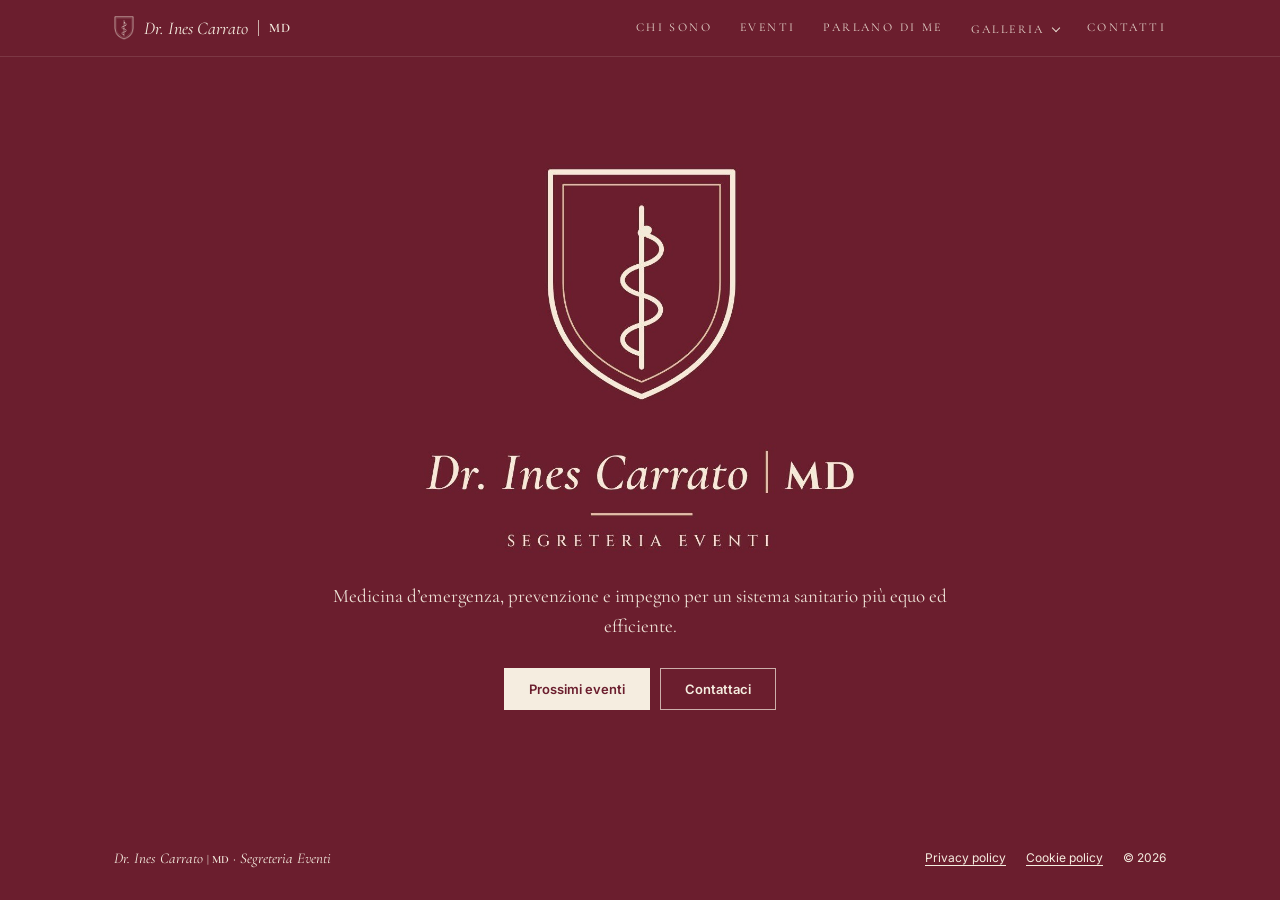
<file: index.html>
<!DOCTYPE html>
<html lang="it">
<head>
  <meta charset="UTF-8">
  <meta name="viewport" content="width=device-width, initial-scale=1">
  <title>Dr. Ines Carrato MD – Segreteria Eventi</title>
  <meta name="description" content="Segreteria eventi della Dr. Ines Carrato: organizzazione di congressi, corsi e incontri.">
  <link rel="icon" href="favicon.ico" sizes="any">
  <link rel="icon" href="assets/favicon.png" type="image/png">
  <link rel="apple-touch-icon" href="assets/apple-touch-icon.png">
  <link rel="stylesheet" href="style.css">
</head>
<body>

  <!-- NAVIGAZIONE -->
  <header class="nav">
    <div class="container nav-inner">
      <a href="index.html" class="brand">
        <img src="assets/stemma.png" alt="" class="brand-logo">
        <span class="brand-name">Dr. Ines Carrato</span>
        <span class="brand-sep"></span>
        <span class="brand-md">MD</span>
      </a>
      <button class="nav-toggle" aria-label="Apri menu" aria-expanded="false">
        <span></span><span></span><span></span>
      </button>
            <nav class="nav-links">
        <a href="chi-sono.html">Chi sono</a>
        <a href="eventi.html">Eventi</a>
        <a href="parlano-di-me.html">Parlano di me</a>
        <div class="nav-dropdown">
          <button type="button" class="nav-drop-toggle" aria-expanded="false" aria-controls="menu-galleria">Galleria <span class="caret" aria-hidden="true"></span></button>
          <div class="nav-submenu" id="menu-galleria">
            <a href="galleria-immagini.html">Immagini</a>
            <a href="galleria-video.html">Video</a>
          </div>
        </div>
        <a href="contatti.html">Contatti</a>
      </nav>
    </div>
  </header>

  <main>
  <!-- HERO -->
  <section class="hero hero-home" id="top">
    <div class="container hero-inner">
      <h1 class="hero-logo-wrap">
        <img src="assets/logo-drinescarrato.jpg" alt="Dr. Ines Carrato MD – Segreteria Eventi" class="hero-logo-img" width="860" height="770">
      </h1>
      <p class="hero-text">Medicina d’emergenza, prevenzione e impegno per un sistema sanitario più equo ed efficiente.</p>
      <div class="hero-buttons">
        <a href="eventi.html" class="btn btn-cream">Prossimi eventi</a>
        <a href="contatti.html" class="btn btn-outline-light">Contattaci</a>
      </div>
    </div>
  </section>

  </main>

  <!-- FOOTER -->
  <footer class="footer">
    <div class="container footer-inner">
      <p class="footer-brand"><em>Dr. Ines Carrato</em> <span class="small-caps">| MD</span> · <em>Segreteria Eventi</em></p>
      <div class="footer-links">
        <a href="privacy.html">Privacy policy</a>
        <a href="cookie.html">Cookie policy</a>
        <span>© <span id="year">2026</span></span>
      </div>
    </div>
  </footer>

  <script src="script.js"></script>
</body>
</html>
</file>
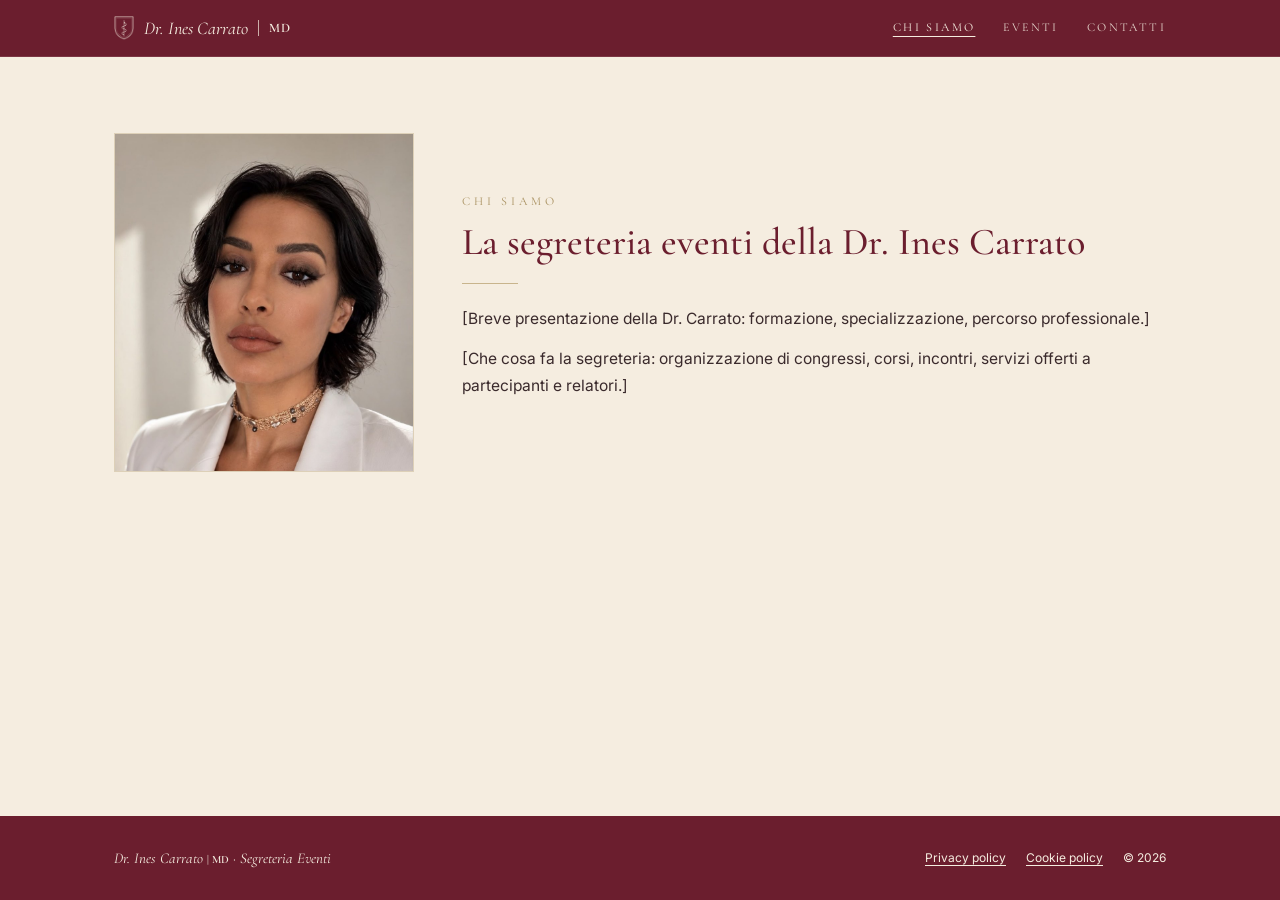
<file: chi-siamo.html>
<!DOCTYPE html>
<html lang="it">
<head>
  <meta charset="UTF-8">
  <meta name="viewport" content="width=device-width, initial-scale=1">
  <title>Chi siamo – Dr. Ines Carrato MD</title>
  <meta name="description" content="Segreteria eventi della Dr. Ines Carrato: organizzazione di congressi, corsi e incontri.">
  <link rel="icon" href="favicon.ico" sizes="any">
  <link rel="icon" href="assets/favicon.png" type="image/png">
  <link rel="apple-touch-icon" href="assets/apple-touch-icon.png">
  <link rel="preconnect" href="https://fonts.googleapis.com">
  <link rel="preconnect" href="https://fonts.gstatic.com" crossorigin>
  <link href="https://fonts.googleapis.com/css2?family=Cormorant+Garamond:ital,wght@0,400;0,500;0,600;1,400;1,500&family=Inter:wght@400;500;600&display=swap" rel="stylesheet">
  <link rel="stylesheet" href="style.css">
</head>
<body>

  <!-- NAVIGAZIONE -->
  <header class="nav">
    <div class="container nav-inner">
      <a href="index.html" class="brand">
        <img src="assets/stemma.png" alt="" class="brand-logo">
        <span class="brand-name">Dr. Ines Carrato</span>
        <span class="brand-sep"></span>
        <span class="brand-md">MD</span>
      </a>
      <button class="nav-toggle" aria-label="Apri menu" aria-expanded="false">
        <span></span><span></span><span></span>
      </button>
      <nav class="nav-links">
        <a href="chi-siamo.html" aria-current="page">Chi siamo</a>
        <a href="eventi.html">Eventi</a>
        <a href="contatti.html">Contatti</a>
      </nav>
    </div>
  </header>

  <main>
  <!-- CHI SIAMO -->
  <section class="section about">
    <div class="container about-inner">
      <div class="photo">
        <img src="assets/foto-carrato.jpg" alt="Dr. Ines Carrato" width="900" height="900" loading="lazy">
      </div>
      <div class="about-text">
        <p class="eyebrow">Chi siamo</p>
        <h2>La segreteria eventi della Dr. Ines Carrato</h2>
        <div class="rule"></div>
        <p>[Breve presentazione della Dr. Carrato: formazione, specializzazione, percorso professionale.]</p>
        <p>[Che cosa fa la segreteria: organizzazione di congressi, corsi, incontri, servizi offerti a partecipanti e relatori.]</p>
      </div>
    </div>
  </section>

  </main>

  <!-- FOOTER -->
  <footer class="footer">
    <div class="container footer-inner">
      <p class="footer-brand"><em>Dr. Ines Carrato</em> <span class="small-caps">| MD</span> · <em>Segreteria Eventi</em></p>
      <div class="footer-links">
        <a href="privacy.html">Privacy policy</a>
        <a href="cookie.html">Cookie policy</a>
        <span>© <span id="year">2026</span></span>
      </div>
    </div>
  </footer>

  <script src="script.js"></script>
</body>
</html>
</file>
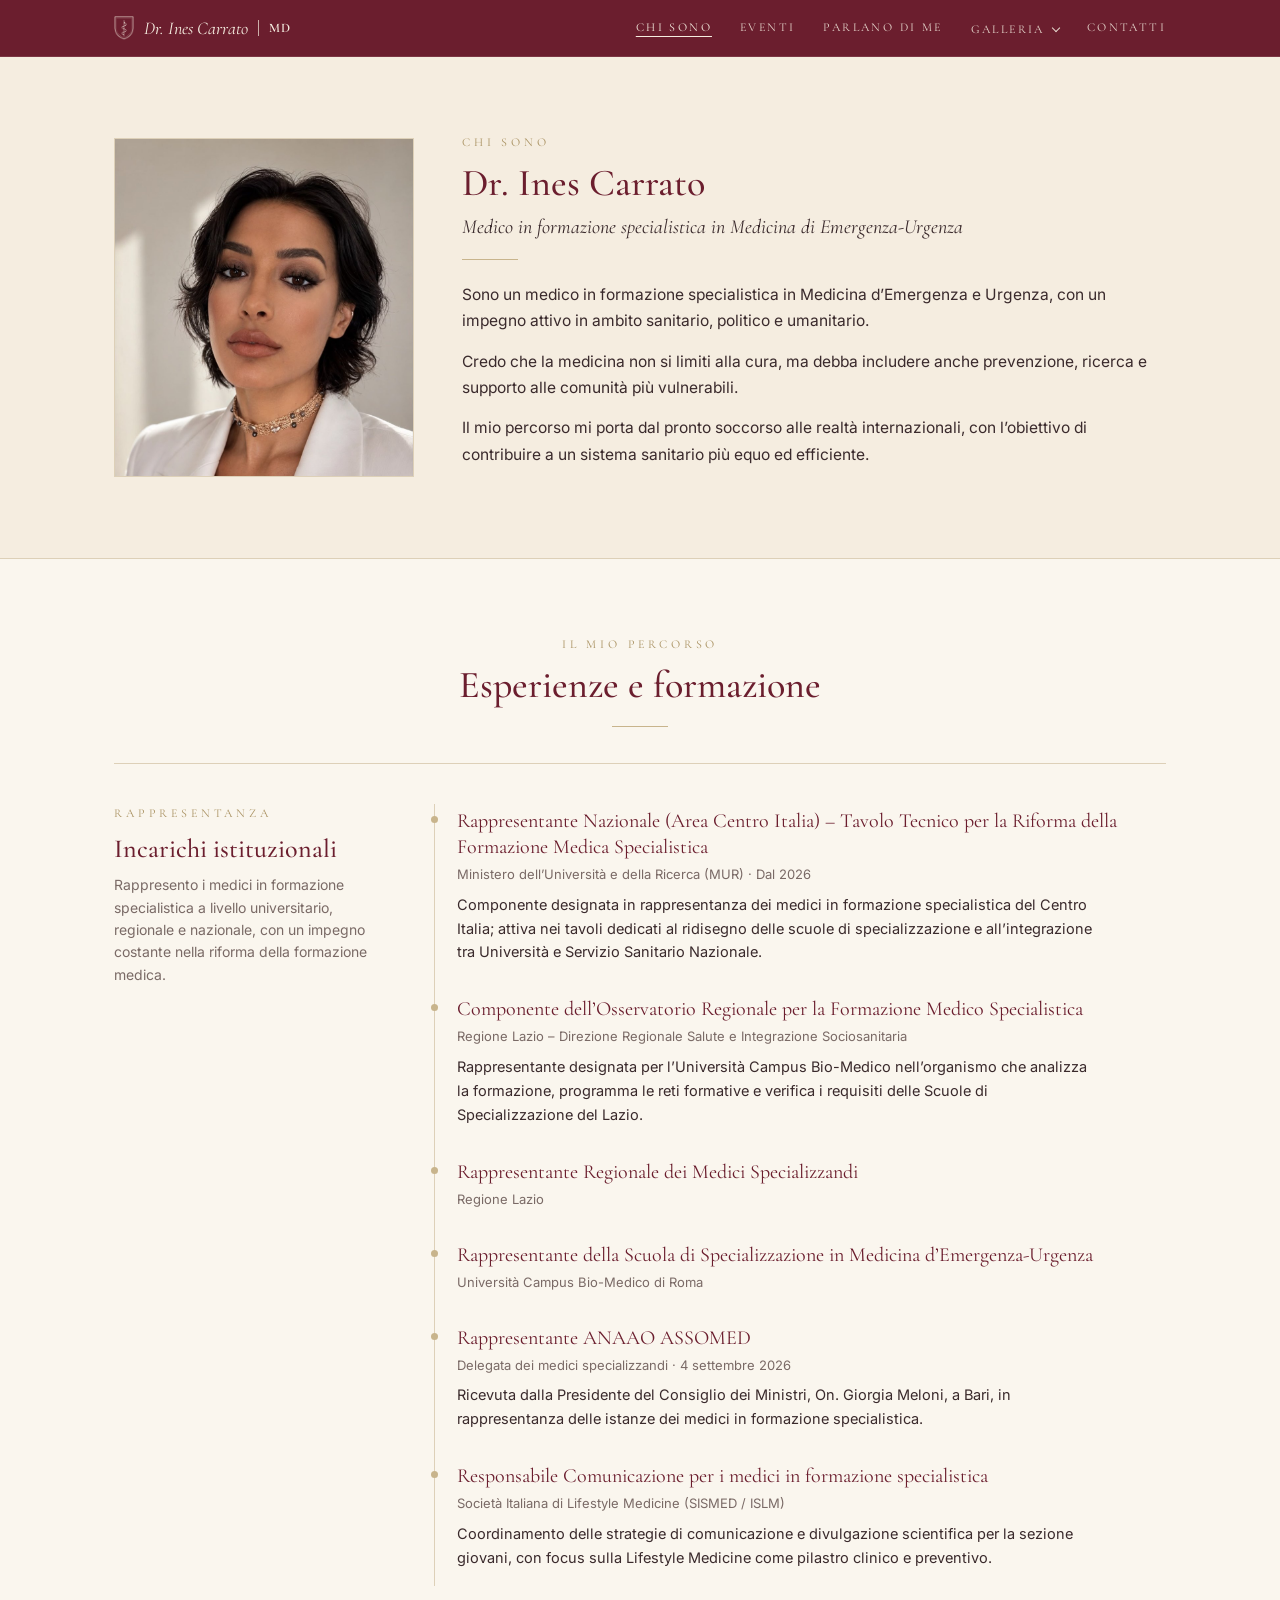
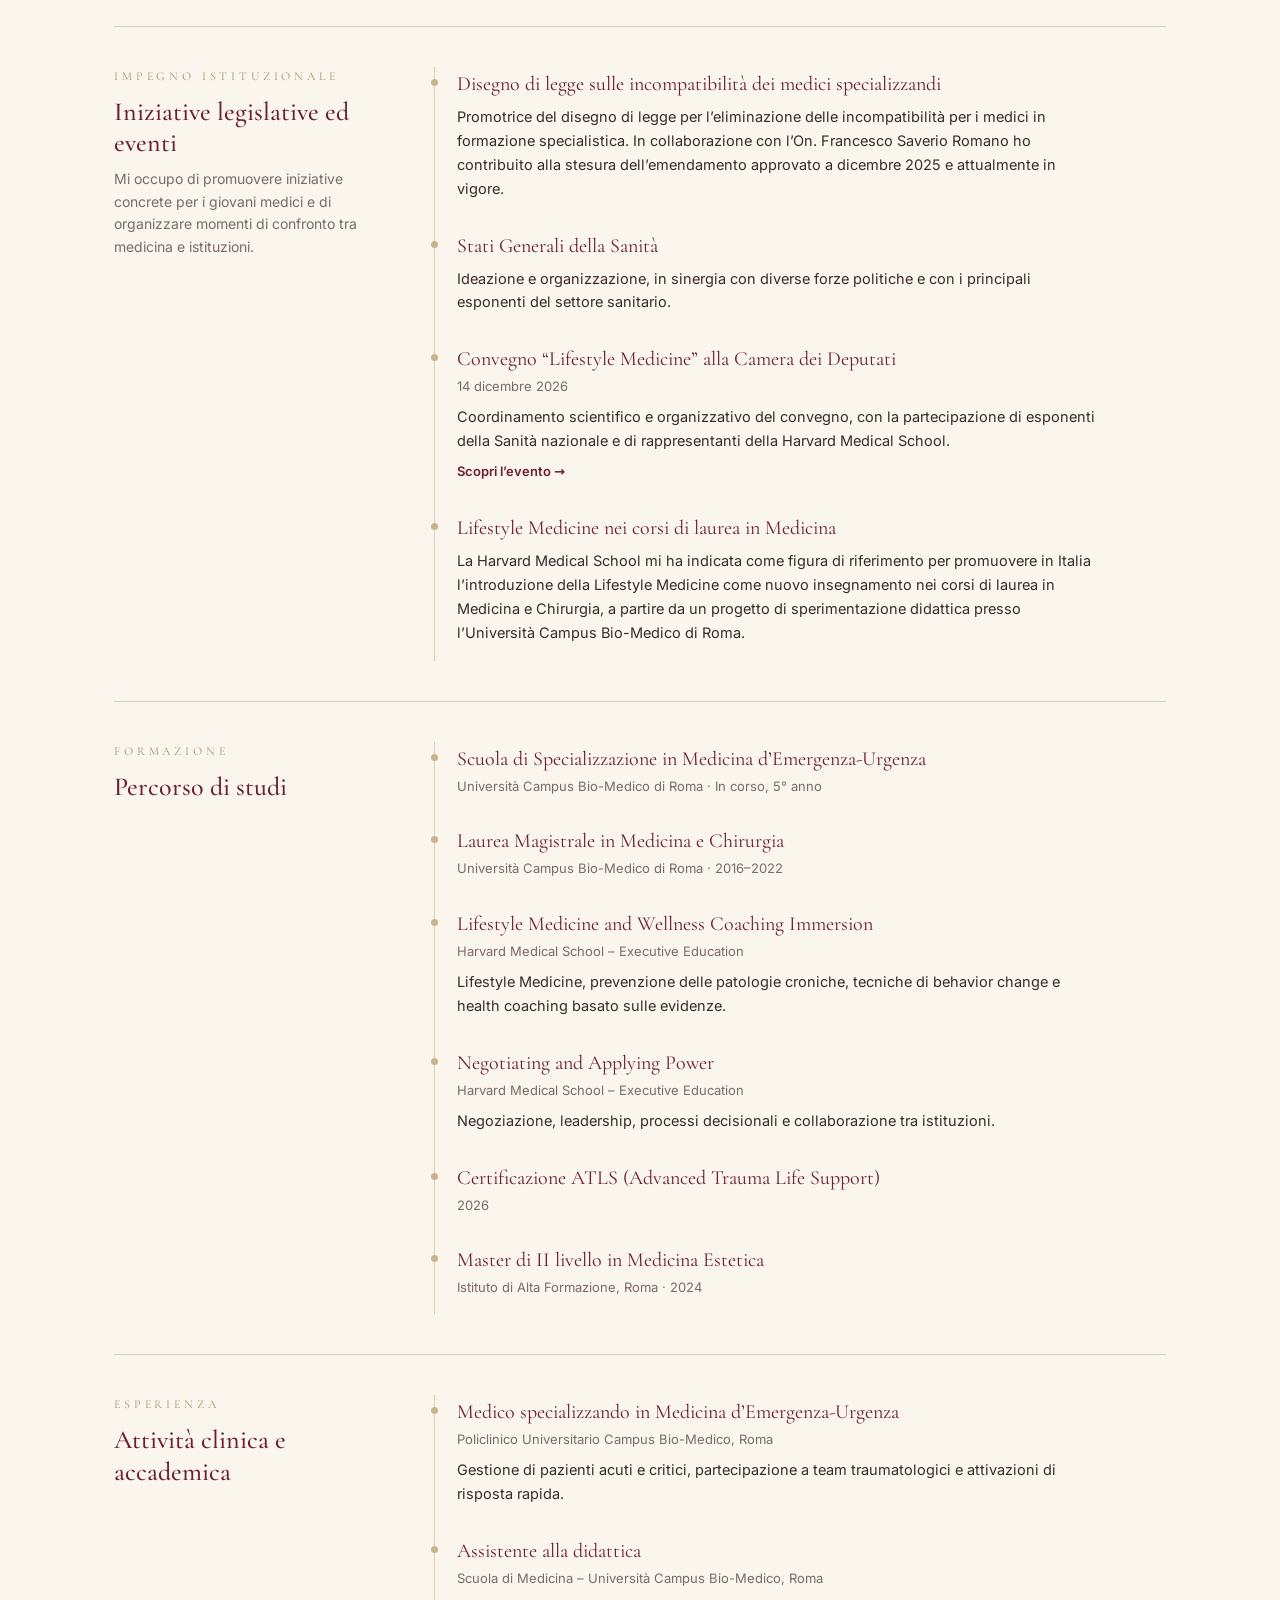
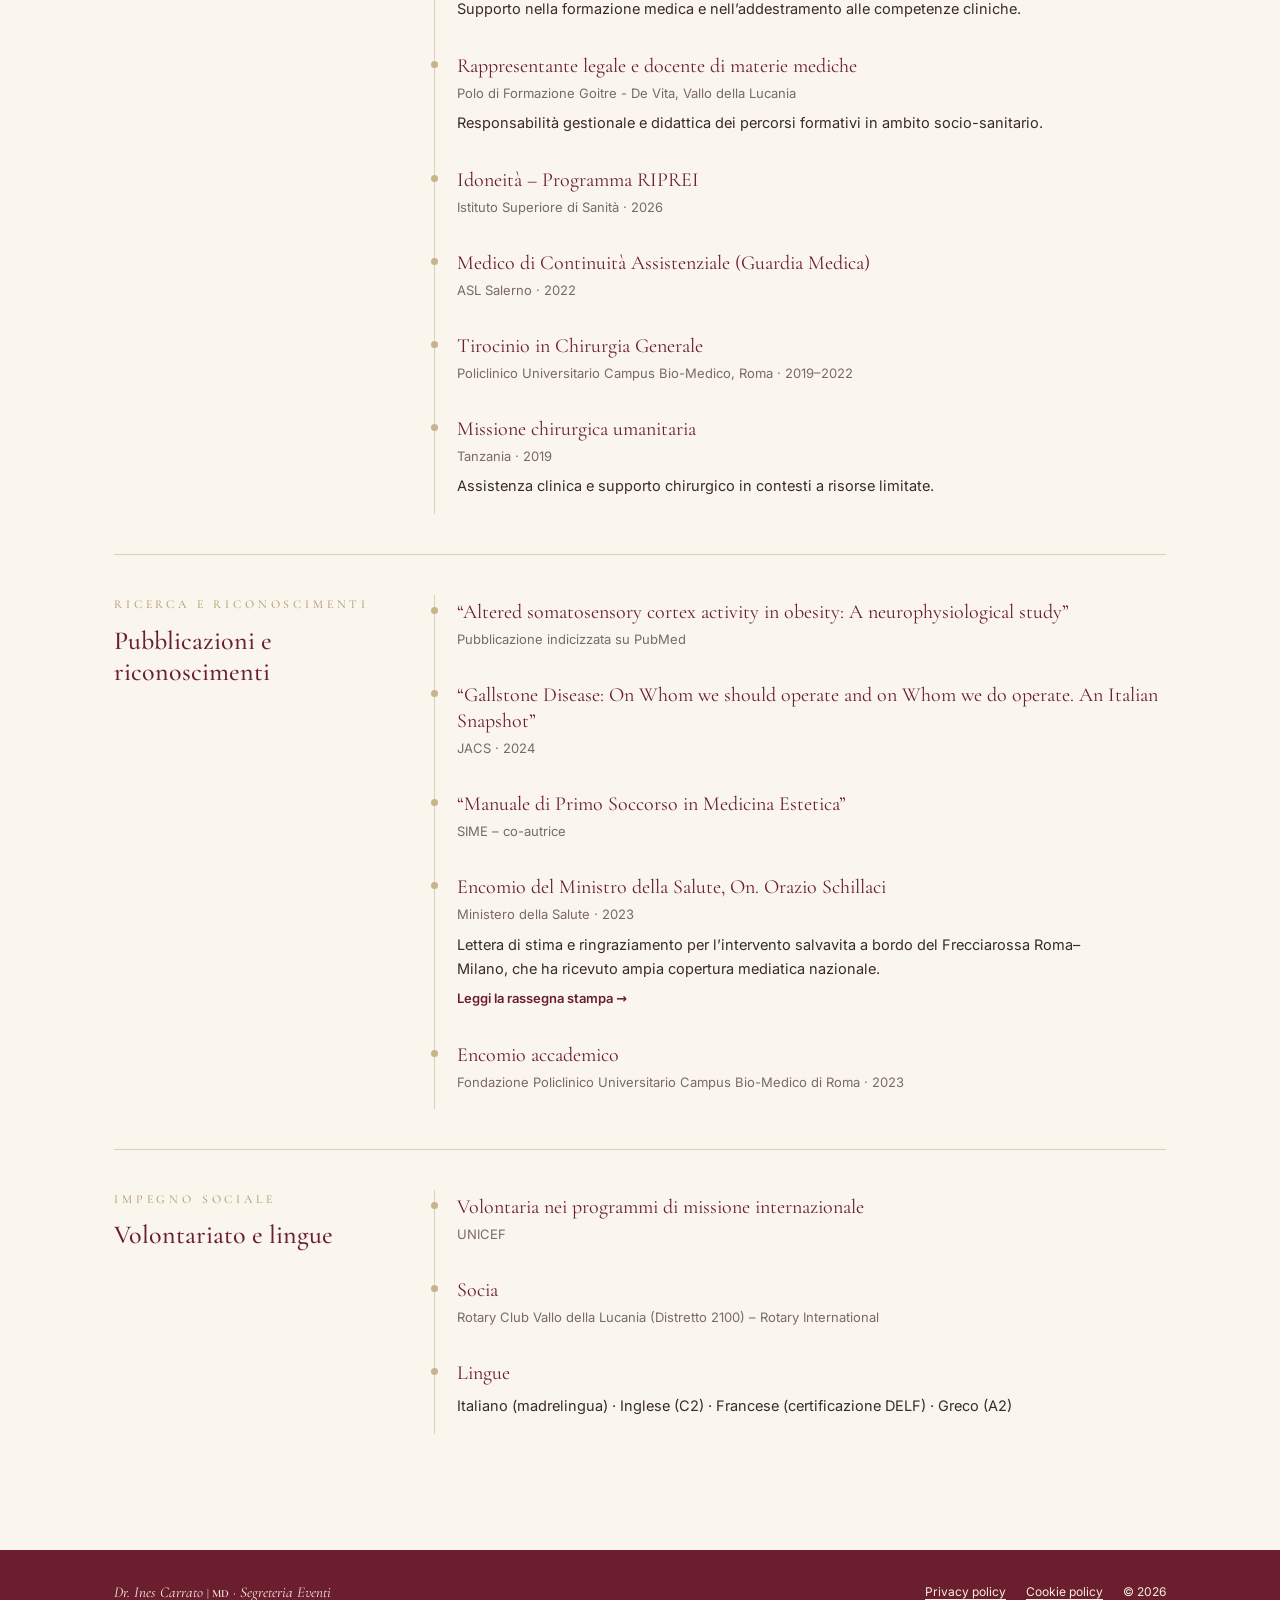
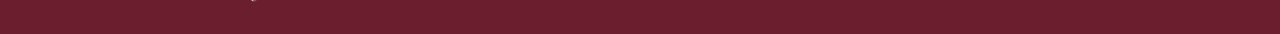
<file: chi-sono.html>
<!DOCTYPE html>
<html lang="it">
<head>
  <meta charset="UTF-8">
  <meta name="viewport" content="width=device-width, initial-scale=1">
  <title>Chi sono – Dr. Ines Carrato MD</title>
  <meta name="description" content="Segreteria eventi della Dr. Ines Carrato: organizzazione di congressi, corsi e incontri.">
  <link rel="icon" href="favicon.ico" sizes="any">
  <link rel="icon" href="assets/favicon.png" type="image/png">
  <link rel="apple-touch-icon" href="assets/apple-touch-icon.png">
  <link rel="stylesheet" href="style.css">
</head>
<body>

  <!-- NAVIGAZIONE -->
  <header class="nav">
    <div class="container nav-inner">
      <a href="index.html" class="brand">
        <img src="assets/stemma.png" alt="" class="brand-logo">
        <span class="brand-name">Dr. Ines Carrato</span>
        <span class="brand-sep"></span>
        <span class="brand-md">MD</span>
      </a>
      <button class="nav-toggle" aria-label="Apri menu" aria-expanded="false">
        <span></span><span></span><span></span>
      </button>
            <nav class="nav-links">
        <a href="chi-sono.html" aria-current="page">Chi sono</a>
        <a href="eventi.html">Eventi</a>
        <a href="parlano-di-me.html">Parlano di me</a>
        <div class="nav-dropdown">
          <button type="button" class="nav-drop-toggle" aria-expanded="false" aria-controls="menu-galleria">Galleria <span class="caret" aria-hidden="true"></span></button>
          <div class="nav-submenu" id="menu-galleria">
            <a href="galleria-immagini.html">Immagini</a>
            <a href="galleria-video.html">Video</a>
          </div>
        </div>
        <a href="contatti.html">Contatti</a>
      </nav>
    </div>
  </header>

  <main>
  <!-- CHI SONO -->
  <section class="section about">
    <div class="container about-inner">
      <div class="photo">
        <img src="assets/foto-carrato.jpg?v=3" alt="Dr. Ines Carrato" width="900" height="1198">
      </div>
      <div class="about-text">
        <p class="eyebrow">Chi sono</p>
        <h2>Dr. Ines Carrato</h2>
        <p class="about-role">Medico in formazione specialistica in Medicina di Emergenza-Urgenza</p>
        <div class="rule"></div>
        <p>Sono un medico in formazione specialistica in Medicina d’Emergenza e Urgenza, con un impegno attivo in ambito sanitario, politico e umanitario.</p>
        <p>Credo che la medicina non si limiti alla cura, ma debba includere anche prevenzione, ricerca e supporto alle comunità più vulnerabili.</p>
        <p>Il mio percorso mi porta dal pronto soccorso alle realtà internazionali, con l’obiettivo di contribuire a un sistema sanitario più equo ed efficiente.</p>
      </div>
    </div>
  </section>

  <!-- PERCORSO (dal Curriculum Vitae) -->
  <section class="section cv">
    <div class="container">
      <div class="section-head">
        <p class="eyebrow">Il mio percorso</p>
        <h2>Esperienze e formazione</h2>
        <div class="rule center"></div>
      </div>

      <div class="press-group cv-group">
        <div class="press-group-head">
          <p class="eyebrow">Rappresentanza</p>
          <h3>Incarichi istituzionali</h3>
          <p>Rappresento i medici in formazione specialistica a livello universitario, regionale e nazionale, con un impegno costante nella riforma della formazione medica.</p>
        </div>
        <ul class="cv-list">
          <li class="cv-item">
            <p class="cv-title">Rappresentante Nazionale (Area Centro Italia) – Tavolo Tecnico per la Riforma della Formazione Medica Specialistica</p>
            <p class="cv-meta">Ministero dell’Università e della Ricerca (MUR) · Dal 2026</p>
            <p class="cv-desc">Componente designata in rappresentanza dei medici in formazione specialistica del Centro Italia; attiva nei tavoli dedicati al ridisegno delle scuole di specializzazione e all’integrazione tra Università e Servizio Sanitario Nazionale.</p>
          </li>
          <li class="cv-item">
            <p class="cv-title">Componente dell’Osservatorio Regionale per la Formazione Medico Specialistica</p>
            <p class="cv-meta">Regione Lazio – Direzione Regionale Salute e Integrazione Sociosanitaria</p>
            <p class="cv-desc">Rappresentante designata per l’Università Campus Bio-Medico nell’organismo che analizza la formazione, programma le reti formative e verifica i requisiti delle Scuole di Specializzazione del Lazio.</p>
          </li>
          <li class="cv-item">
            <p class="cv-title">Rappresentante Regionale dei Medici Specializzandi</p>
            <p class="cv-meta">Regione Lazio</p>
          </li>
          <li class="cv-item">
            <p class="cv-title">Rappresentante della Scuola di Specializzazione in Medicina d’Emergenza-Urgenza</p>
            <p class="cv-meta">Università Campus Bio-Medico di Roma</p>
          </li>
          <li class="cv-item">
            <p class="cv-title">Rappresentante ANAAO ASSOMED</p>
            <p class="cv-meta">Delegata dei medici specializzandi · 4 settembre 2026</p>
            <p class="cv-desc">Ricevuta dalla Presidente del Consiglio dei Ministri, On. Giorgia Meloni, a Bari, in rappresentanza delle istanze dei medici in formazione specialistica.</p>
          </li>
          <li class="cv-item">
            <p class="cv-title">Responsabile Comunicazione per i medici in formazione specialistica</p>
            <p class="cv-meta">Società Italiana di Lifestyle Medicine (SISMED / ISLM)</p>
            <p class="cv-desc">Coordinamento delle strategie di comunicazione e divulgazione scientifica per la sezione giovani, con focus sulla Lifestyle Medicine come pilastro clinico e preventivo.</p>
          </li>
        </ul>
      </div>

      <div class="press-group cv-group">
        <div class="press-group-head">
          <p class="eyebrow">Impegno istituzionale</p>
          <h3>Iniziative legislative ed eventi</h3>
          <p>Mi occupo di promuovere iniziative concrete per i giovani medici e di organizzare momenti di confronto tra medicina e istituzioni.</p>
        </div>
        <ul class="cv-list">
          <li class="cv-item">
            <p class="cv-title">Disegno di legge sulle incompatibilità dei medici specializzandi</p>
            <p class="cv-desc">Promotrice del disegno di legge per l’eliminazione delle incompatibilità per i medici in formazione specialistica. In collaborazione con l’On. Francesco Saverio Romano ho contribuito alla stesura dell’emendamento approvato a dicembre 2025 e attualmente in vigore.</p>
          </li>
          <li class="cv-item">
            <p class="cv-title">Stati Generali della Sanità</p>
            <p class="cv-desc">Ideazione e organizzazione, in sinergia con diverse forze politiche e con i principali esponenti del settore sanitario.</p>
          </li>
          <li class="cv-item">
            <p class="cv-title">Convegno “Lifestyle Medicine” alla Camera dei Deputati</p>
            <p class="cv-meta">14 dicembre 2026</p>
            <p class="cv-desc">Coordinamento scientifico e organizzativo del convegno, con la partecipazione di esponenti della Sanità nazionale e di rappresentanti della Harvard Medical School.</p>
            <a class="cv-link" href="evento-lifestyle-medicine.html">Scopri l’evento <span aria-hidden="true">→</span></a>
          </li>
          <li class="cv-item">
            <p class="cv-title">Lifestyle Medicine nei corsi di laurea in Medicina</p>
            <p class="cv-desc">La Harvard Medical School mi ha indicata come figura di riferimento per promuovere in Italia l’introduzione della Lifestyle Medicine come nuovo insegnamento nei corsi di laurea in Medicina e Chirurgia, a partire da un progetto di sperimentazione didattica presso l’Università Campus Bio-Medico di Roma.</p>
          </li>
        </ul>
      </div>

      <div class="press-group cv-group">
        <div class="press-group-head">
          <p class="eyebrow">Formazione</p>
          <h3>Percorso di studi</h3>
        </div>
        <ul class="cv-list">
          <li class="cv-item">
            <p class="cv-title">Scuola di Specializzazione in Medicina d’Emergenza-Urgenza</p>
            <p class="cv-meta">Università Campus Bio-Medico di Roma · In corso, 5° anno</p>
          </li>
          <li class="cv-item">
            <p class="cv-title">Laurea Magistrale in Medicina e Chirurgia</p>
            <p class="cv-meta">Università Campus Bio-Medico di Roma · 2016–2022</p>
          </li>
          <li class="cv-item">
            <p class="cv-title">Lifestyle Medicine and Wellness Coaching Immersion</p>
            <p class="cv-meta">Harvard Medical School – Executive Education</p>
            <p class="cv-desc">Lifestyle Medicine, prevenzione delle patologie croniche, tecniche di behavior change e health coaching basato sulle evidenze.</p>
          </li>
          <li class="cv-item">
            <p class="cv-title">Negotiating and Applying Power</p>
            <p class="cv-meta">Harvard Medical School – Executive Education</p>
            <p class="cv-desc">Negoziazione, leadership, processi decisionali e collaborazione tra istituzioni.</p>
          </li>
          <li class="cv-item">
            <p class="cv-title">Certificazione ATLS (Advanced Trauma Life Support)</p>
            <p class="cv-meta">2026</p>
          </li>
          <li class="cv-item">
            <p class="cv-title">Master di II livello in Medicina Estetica</p>
            <p class="cv-meta">Istituto di Alta Formazione, Roma · 2024</p>
          </li>
        </ul>
      </div>

      <div class="press-group cv-group">
        <div class="press-group-head">
          <p class="eyebrow">Esperienza</p>
          <h3>Attività clinica e accademica</h3>
        </div>
        <ul class="cv-list">
          <li class="cv-item">
            <p class="cv-title">Medico specializzando in Medicina d’Emergenza-Urgenza</p>
            <p class="cv-meta">Policlinico Universitario Campus Bio-Medico, Roma</p>
            <p class="cv-desc">Gestione di pazienti acuti e critici, partecipazione a team traumatologici e attivazioni di risposta rapida.</p>
          </li>
          <li class="cv-item">
            <p class="cv-title">Assistente alla didattica</p>
            <p class="cv-meta">Scuola di Medicina – Università Campus Bio-Medico, Roma</p>
            <p class="cv-desc">Supporto nella formazione medica e nell’addestramento alle competenze cliniche.</p>
          </li>
          <li class="cv-item">
            <p class="cv-title">Rappresentante legale e docente di materie mediche</p>
            <p class="cv-meta">Polo di Formazione Goitre - De Vita, Vallo della Lucania</p>
            <p class="cv-desc">Responsabilità gestionale e didattica dei percorsi formativi in ambito socio-sanitario.</p>
          </li>
          <li class="cv-item">
            <p class="cv-title">Idoneità – Programma RIPREI</p>
            <p class="cv-meta">Istituto Superiore di Sanità · 2026</p>
          </li>
          <li class="cv-item">
            <p class="cv-title">Medico di Continuità Assistenziale (Guardia Medica)</p>
            <p class="cv-meta">ASL Salerno · 2022</p>
          </li>
          <li class="cv-item">
            <p class="cv-title">Tirocinio in Chirurgia Generale</p>
            <p class="cv-meta">Policlinico Universitario Campus Bio-Medico, Roma · 2019–2022</p>
          </li>
          <li class="cv-item">
            <p class="cv-title">Missione chirurgica umanitaria</p>
            <p class="cv-meta">Tanzania · 2019</p>
            <p class="cv-desc">Assistenza clinica e supporto chirurgico in contesti a risorse limitate.</p>
          </li>
        </ul>
      </div>

      <div class="press-group cv-group">
        <div class="press-group-head">
          <p class="eyebrow">Ricerca e riconoscimenti</p>
          <h3>Pubblicazioni e riconoscimenti</h3>
        </div>
        <ul class="cv-list">
          <li class="cv-item">
            <p class="cv-title">“Altered somatosensory cortex activity in obesity: A neurophysiological study”</p>
            <p class="cv-meta">Pubblicazione indicizzata su PubMed</p>
          </li>
          <li class="cv-item">
            <p class="cv-title">“Gallstone Disease: On Whom we should operate and on Whom we do operate. An Italian Snapshot”</p>
            <p class="cv-meta">JACS · 2024</p>
          </li>
          <li class="cv-item">
            <p class="cv-title">“Manuale di Primo Soccorso in Medicina Estetica”</p>
            <p class="cv-meta">SIME – co-autrice</p>
          </li>
          <li class="cv-item">
            <p class="cv-title">Encomio del Ministro della Salute, On. Orazio Schillaci</p>
            <p class="cv-meta">Ministero della Salute · 2023</p>
            <p class="cv-desc">Lettera di stima e ringraziamento per l’intervento salvavita a bordo del Frecciarossa Roma–Milano, che ha ricevuto ampia copertura mediatica nazionale.</p>
            <a class="cv-link" href="parlano-di-me.html">Leggi la rassegna stampa <span aria-hidden="true">→</span></a>
          </li>
          <li class="cv-item">
            <p class="cv-title">Encomio accademico</p>
            <p class="cv-meta">Fondazione Policlinico Universitario Campus Bio-Medico di Roma · 2023</p>
          </li>
        </ul>
      </div>

      <div class="press-group cv-group">
        <div class="press-group-head">
          <p class="eyebrow">Impegno sociale</p>
          <h3>Volontariato e lingue</h3>
        </div>
        <ul class="cv-list">
          <li class="cv-item">
            <p class="cv-title">Volontaria nei programmi di missione internazionale</p>
            <p class="cv-meta">UNICEF</p>
          </li>
          <li class="cv-item">
            <p class="cv-title">Socia</p>
            <p class="cv-meta">Rotary Club Vallo della Lucania (Distretto 2100) – Rotary International</p>
          </li>
          <li class="cv-item">
            <p class="cv-title">Lingue</p>
            <p class="cv-desc">Italiano (madrelingua) · Inglese (C2) · Francese (certificazione DELF) · Greco (A2)</p>
          </li>
        </ul>
      </div>
    </div>
  </section>

  </main>

  <!-- FOOTER -->
  <footer class="footer">
    <div class="container footer-inner">
      <p class="footer-brand"><em>Dr. Ines Carrato</em> <span class="small-caps">| MD</span> · <em>Segreteria Eventi</em></p>
      <div class="footer-links">
        <a href="privacy.html">Privacy policy</a>
        <a href="cookie.html">Cookie policy</a>
        <span>© <span id="year">2026</span></span>
      </div>
    </div>
  </footer>

  <script src="script.js"></script>
</body>
</html>
</file>
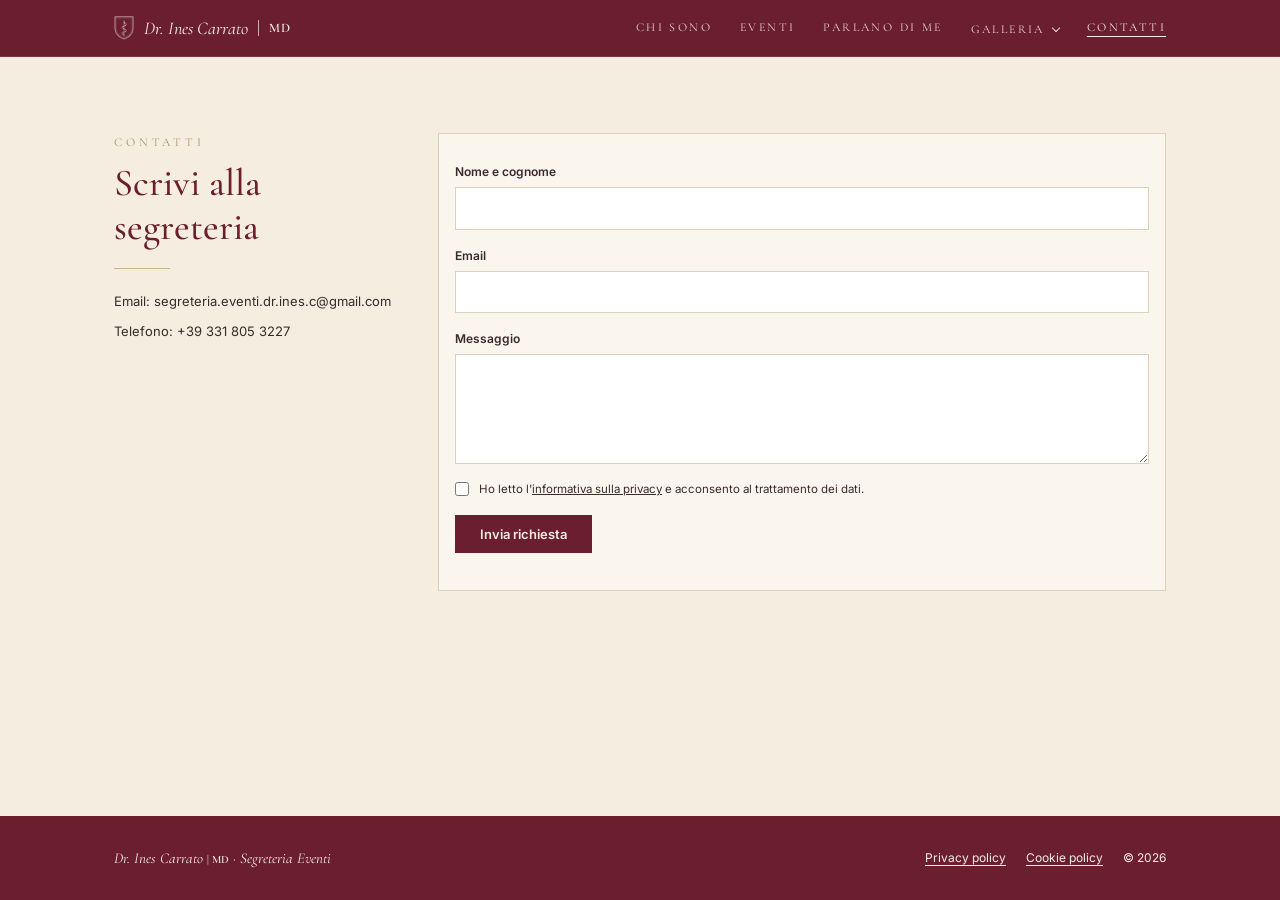
<file: contatti.html>
<!DOCTYPE html>
<html lang="it">
<head>
  <meta charset="UTF-8">
  <meta name="viewport" content="width=device-width, initial-scale=1">
  <title>Contatti – Dr. Ines Carrato MD</title>
  <meta name="description" content="Segreteria eventi della Dr. Ines Carrato: organizzazione di congressi, corsi e incontri.">
  <link rel="icon" href="favicon.ico" sizes="any">
  <link rel="icon" href="assets/favicon.png" type="image/png">
  <link rel="apple-touch-icon" href="assets/apple-touch-icon.png">
  <link rel="stylesheet" href="style.css">
</head>
<body>

  <!-- NAVIGAZIONE -->
  <header class="nav">
    <div class="container nav-inner">
      <a href="index.html" class="brand">
        <img src="assets/stemma.png" alt="" class="brand-logo">
        <span class="brand-name">Dr. Ines Carrato</span>
        <span class="brand-sep"></span>
        <span class="brand-md">MD</span>
      </a>
      <button class="nav-toggle" aria-label="Apri menu" aria-expanded="false">
        <span></span><span></span><span></span>
      </button>
            <nav class="nav-links">
        <a href="chi-sono.html">Chi sono</a>
        <a href="eventi.html">Eventi</a>
        <a href="parlano-di-me.html">Parlano di me</a>
        <div class="nav-dropdown">
          <button type="button" class="nav-drop-toggle" aria-expanded="false" aria-controls="menu-galleria">Galleria <span class="caret" aria-hidden="true"></span></button>
          <div class="nav-submenu" id="menu-galleria">
            <a href="galleria-immagini.html">Immagini</a>
            <a href="galleria-video.html">Video</a>
          </div>
        </div>
        <a href="contatti.html" aria-current="page">Contatti</a>
      </nav>
    </div>
  </header>

  <main>
  <!-- CONTATTI -->
  <section class="section contact">
    <div class="container contact-inner">
      <div class="contact-info">
        <p class="eyebrow">Contatti</p>
        <h2>Scrivi alla segreteria</h2>
        <div class="rule"></div>
        <p>Email: <a href="mailto:segreteria.eventi.dr.ines.c@gmail.com">segreteria.eventi.dr.ines.c@gmail.com</a></p>
        <p>Telefono: <a href="tel:+393318053227">+39 331 805 3227</a></p>
      </div>

      <!--
        MODULO: per ricevere i messaggi via email senza server, crea un modulo gratuito su
        https://formspree.io e incolla qui sotto l'URL in "action" (es. https://formspree.io/f/abcdwxyz).
        Finché action resta vuoto, il pulsante apre il programma di posta del visitatore.
      -->
      <!--
        Il modulo invia i messaggi tramite FormSubmit (formsubmit.co) all'indirizzo della segreteria.
        Alla prima richiesta FormSubmit manda all'indirizzo una mail di attivazione: va confermata una sola volta.
      -->
      <form class="contact-form" id="contact-form" action="https://formsubmit.co/ajax/segreteria.eventi.dr.ines.c@gmail.com" method="POST" data-mailto="segreteria.eventi.dr.ines.c@gmail.com">
        <input type="hidden" name="_subject" value="Nuova richiesta dal sito drinescarrato.it">
        <input type="hidden" name="_template" value="table">
        <div class="hp" aria-hidden="true"><label>Non compilare questo campo <input type="text" name="_honey" tabindex="-1" autocomplete="off"></label></div>
        <label for="nome">Nome e cognome</label>
        <input type="text" id="nome" name="nome" required autocomplete="name">

        <label for="email">Email</label>
        <input type="email" id="email" name="email" required autocomplete="email">

        <label for="messaggio">Messaggio</label>
        <textarea id="messaggio" name="messaggio" rows="4" required></textarea>

        <label class="check">
          <input type="checkbox" name="privacy" value="Sì, consenso al trattamento dei dati" required>
          <span>Ho letto l'<a href="privacy.html">informativa sulla privacy</a> e acconsento al trattamento dei dati.</span>
        </label>

        <button type="submit" class="btn btn-primary">Invia richiesta</button>
        <p class="form-status" role="status" aria-live="polite"></p>
      </form>
    </div>
  </section>

  </main>

  <!-- FOOTER -->
  <footer class="footer">
    <div class="container footer-inner">
      <p class="footer-brand"><em>Dr. Ines Carrato</em> <span class="small-caps">| MD</span> · <em>Segreteria Eventi</em></p>
      <div class="footer-links">
        <a href="privacy.html">Privacy policy</a>
        <a href="cookie.html">Cookie policy</a>
        <span>© <span id="year">2026</span></span>
      </div>
    </div>
  </footer>

  <script src="script.js"></script>
</body>
</html>
</file>
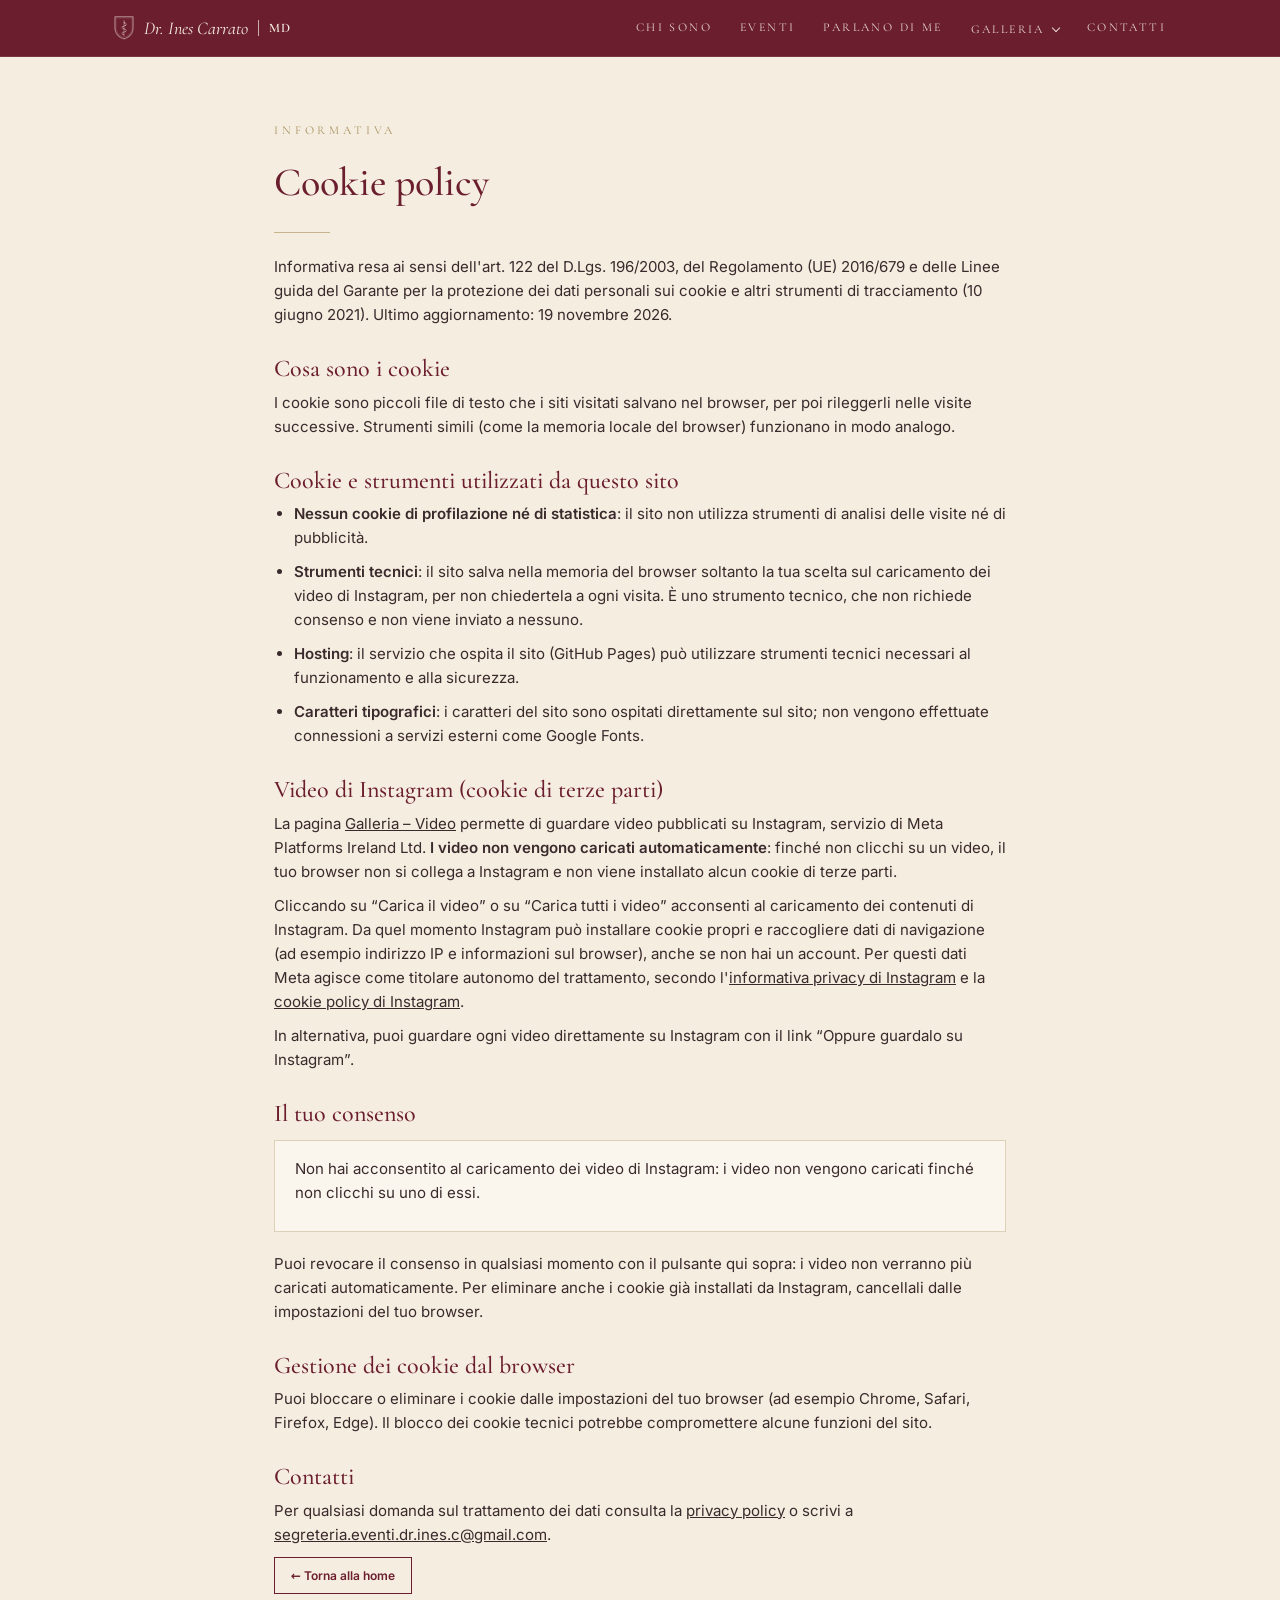
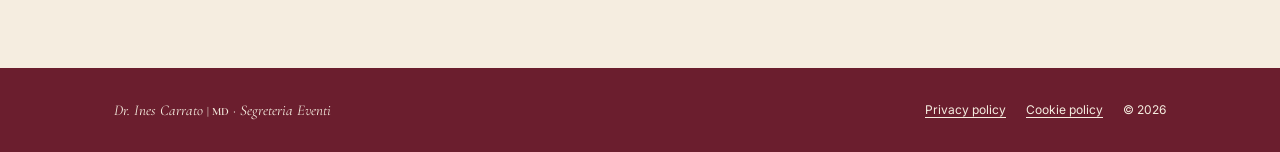
<file: cookie.html>
<!DOCTYPE html>
<html lang="it">
<head>
  <meta charset="UTF-8">
  <meta name="viewport" content="width=device-width, initial-scale=1">
  <title>Cookie policy – Dr. Ines Carrato MD</title>
  <meta name="description" content="Segreteria eventi della Dr. Ines Carrato: organizzazione di congressi, corsi e incontri.">
  <link rel="icon" href="favicon.ico" sizes="any">
  <link rel="icon" href="assets/favicon.png" type="image/png">
  <link rel="apple-touch-icon" href="assets/apple-touch-icon.png">
  <link rel="stylesheet" href="style.css">
</head>
<body>

  <!-- NAVIGAZIONE -->
  <header class="nav">
    <div class="container nav-inner">
      <a href="index.html" class="brand">
        <img src="assets/stemma.png" alt="" class="brand-logo">
        <span class="brand-name">Dr. Ines Carrato</span>
        <span class="brand-sep"></span>
        <span class="brand-md">MD</span>
      </a>
      <button class="nav-toggle" aria-label="Apri menu" aria-expanded="false">
        <span></span><span></span><span></span>
      </button>
            <nav class="nav-links">
        <a href="chi-sono.html">Chi sono</a>
        <a href="eventi.html">Eventi</a>
        <a href="parlano-di-me.html">Parlano di me</a>
        <div class="nav-dropdown">
          <button type="button" class="nav-drop-toggle" aria-expanded="false" aria-controls="menu-galleria">Galleria <span class="caret" aria-hidden="true"></span></button>
          <div class="nav-submenu" id="menu-galleria">
            <a href="galleria-immagini.html">Immagini</a>
            <a href="galleria-video.html">Video</a>
          </div>
        </div>
        <a href="contatti.html">Contatti</a>
      </nav>
    </div>
  </header>

    <main class="legal">
    <div class="container">
<p class="eyebrow">Informativa</p>
<h1>Cookie policy</h1>
<div class="rule"></div>
<p>Informativa resa ai sensi dell'art. 122 del D.Lgs. 196/2003, del Regolamento (UE) 2016/679 e delle Linee guida del Garante per la protezione dei dati personali sui cookie e altri strumenti di tracciamento (10 giugno 2021). Ultimo aggiornamento: 19 novembre 2026.</p>

<h2>Cosa sono i cookie</h2>
<p>I cookie sono piccoli file di testo che i siti visitati salvano nel browser, per poi rileggerli nelle visite successive. Strumenti simili (come la memoria locale del browser) funzionano in modo analogo.</p>

<h2>Cookie e strumenti utilizzati da questo sito</h2>
<ul>
  <li><strong>Nessun cookie di profilazione né di statistica</strong>: il sito non utilizza strumenti di analisi delle visite né di pubblicità.</li>
  <li><strong>Strumenti tecnici</strong>: il sito salva nella memoria del browser soltanto la tua scelta sul caricamento dei video di Instagram, per non chiedertela a ogni visita. È uno strumento tecnico, che non richiede consenso e non viene inviato a nessuno.</li>
  <li><strong>Hosting</strong>: il servizio che ospita il sito (GitHub Pages) può utilizzare strumenti tecnici necessari al funzionamento e alla sicurezza.</li>
  <li><strong>Caratteri tipografici</strong>: i caratteri del sito sono ospitati direttamente sul sito; non vengono effettuate connessioni a servizi esterni come Google Fonts.</li>
</ul>

<h2 id="instagram">Video di Instagram (cookie di terze parti)</h2>
<p>La pagina <a href="galleria-video.html">Galleria – Video</a> permette di guardare video pubblicati su Instagram, servizio di Meta Platforms Ireland Ltd. <strong>I video non vengono caricati automaticamente</strong>: finché non clicchi su un video, il tuo browser non si collega a Instagram e non viene installato alcun cookie di terze parti.</p>
<p>Cliccando su “Carica il video” o su “Carica tutti i video” acconsenti al caricamento dei contenuti di Instagram. Da quel momento Instagram può installare cookie propri e raccogliere dati di navigazione (ad esempio indirizzo IP e informazioni sul browser), anche se non hai un account. Per questi dati Meta agisce come titolare autonomo del trattamento, secondo l'<a href="https://privacycenter.instagram.com/policy" target="_blank" rel="noopener">informativa privacy di Instagram</a> e la <a href="https://privacycenter.instagram.com/policies/cookies/" target="_blank" rel="noopener">cookie policy di Instagram</a>.</p>
<p>In alternativa, puoi guardare ogni video direttamente su Instagram con il link “Oppure guardalo su Instagram”.</p>

<h2>Il tuo consenso</h2>
<div class="consent-status">
  <p class="consent-text">Il tuo consenso è memorizzato solo nel tuo browser.</p>
  <button type="button" class="btn btn-outline consent-revoke" hidden>Revoca il consenso ai video di Instagram</button>
</div>
<p>Puoi revocare il consenso in qualsiasi momento con il pulsante qui sopra: i video non verranno più caricati automaticamente. Per eliminare anche i cookie già installati da Instagram, cancellali dalle impostazioni del tuo browser.</p>

<h2>Gestione dei cookie dal browser</h2>
<p>Puoi bloccare o eliminare i cookie dalle impostazioni del tuo browser (ad esempio Chrome, Safari, Firefox, Edge). Il blocco dei cookie tecnici potrebbe compromettere alcune funzioni del sito.</p>

<h2>Contatti</h2>
<p>Per qualsiasi domanda sul trattamento dei dati consulta la <a href="privacy.html">privacy policy</a> o scrivi a <a href="mailto:segreteria.eventi.dr.ines.c@gmail.com">segreteria.eventi.dr.ines.c@gmail.com</a>.</p>
    <p><a href="index.html" class="btn btn-outline">← Torna alla home</a></p>
    </div>
  </main>

  <!-- FOOTER -->
  <footer class="footer">
    <div class="container footer-inner">
      <p class="footer-brand"><em>Dr. Ines Carrato</em> <span class="small-caps">| MD</span> · <em>Segreteria Eventi</em></p>
      <div class="footer-links">
        <a href="privacy.html">Privacy policy</a>
        <a href="cookie.html">Cookie policy</a>
        <span>© <span id="year">2026</span></span>
      </div>
    </div>
  </footer>

  <script src="script.js"></script>
</body>
</html>
</file>
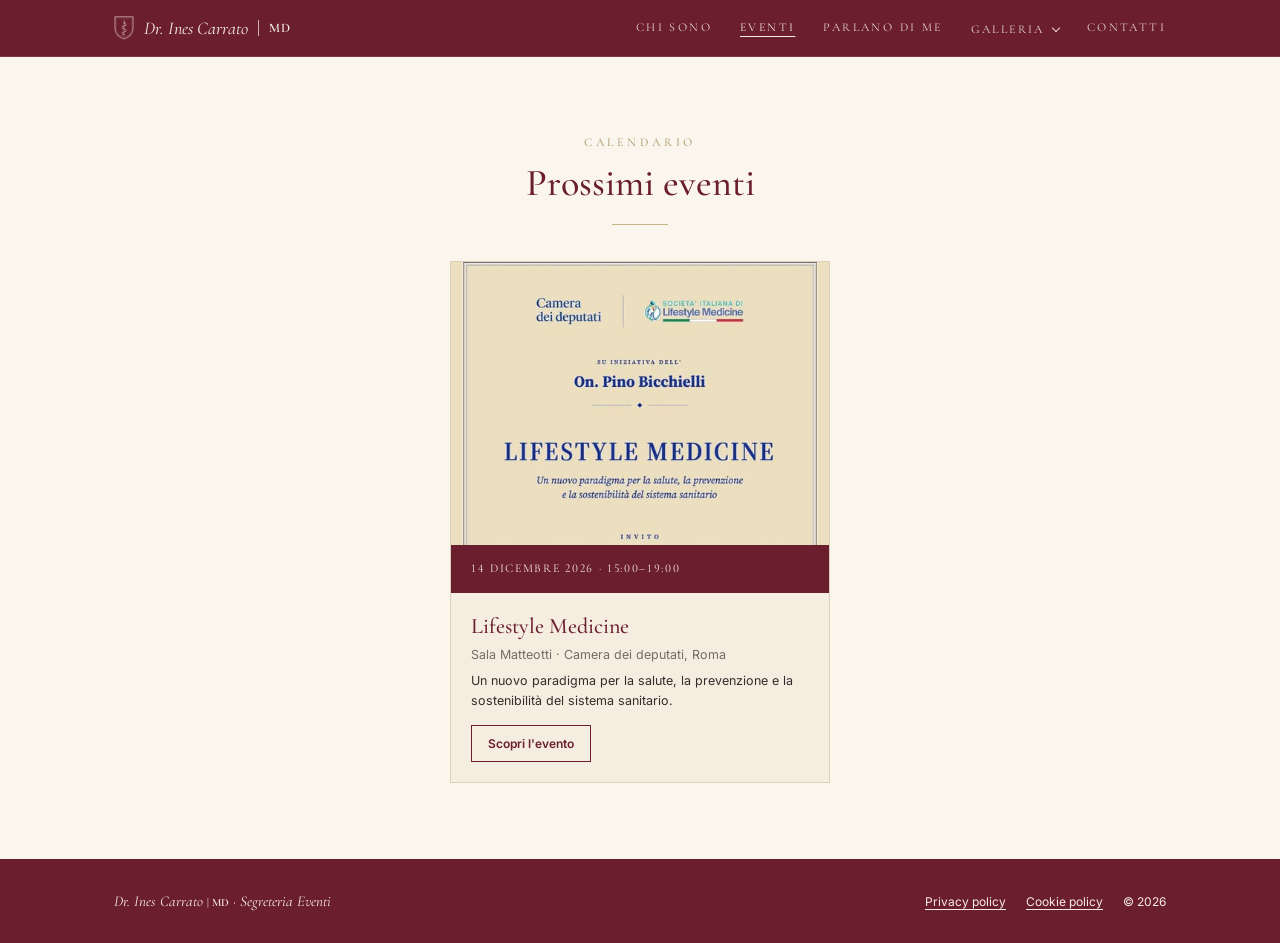
<file: eventi.html>
<!DOCTYPE html>
<html lang="it">
<head>
  <meta charset="UTF-8">
  <meta name="viewport" content="width=device-width, initial-scale=1">
  <title>Prossimi eventi – Dr. Ines Carrato MD</title>
  <meta name="description" content="Segreteria eventi della Dr. Ines Carrato: organizzazione di congressi, corsi e incontri.">
  <link rel="icon" href="favicon.ico" sizes="any">
  <link rel="icon" href="assets/favicon.png" type="image/png">
  <link rel="apple-touch-icon" href="assets/apple-touch-icon.png">
  <link rel="stylesheet" href="style.css">
</head>
<body>

  <!-- NAVIGAZIONE -->
  <header class="nav">
    <div class="container nav-inner">
      <a href="index.html" class="brand">
        <img src="assets/stemma.png" alt="" class="brand-logo">
        <span class="brand-name">Dr. Ines Carrato</span>
        <span class="brand-sep"></span>
        <span class="brand-md">MD</span>
      </a>
      <button class="nav-toggle" aria-label="Apri menu" aria-expanded="false">
        <span></span><span></span><span></span>
      </button>
            <nav class="nav-links">
        <a href="chi-sono.html">Chi sono</a>
        <a href="eventi.html" aria-current="page">Eventi</a>
        <a href="parlano-di-me.html">Parlano di me</a>
        <div class="nav-dropdown">
          <button type="button" class="nav-drop-toggle" aria-expanded="false" aria-controls="menu-galleria">Galleria <span class="caret" aria-hidden="true"></span></button>
          <div class="nav-submenu" id="menu-galleria">
            <a href="galleria-immagini.html">Immagini</a>
            <a href="galleria-video.html">Video</a>
          </div>
        </div>
        <a href="contatti.html">Contatti</a>
      </nav>
    </div>
  </header>

  <main>
  <!-- EVENTI -->
  <section class="section events">
    <div class="container">
      <div class="section-head">
        <p class="eyebrow">Calendario</p>
        <h2>Prossimi eventi</h2>
        <div class="rule center"></div>
      </div>
      <div class="cards">
        <article class="card card-link">
          <a href="evento-lifestyle-medicine.html" class="card-poster" aria-hidden="true" tabindex="-1">
            <img src="assets/locandina-lifestyle-medicine.jpg" alt="" width="509" height="720" loading="lazy">
          </a>
          <div class="card-date">14 dicembre 2026 · 15:00–19:00</div>
          <div class="card-body">
            <h3><a href="evento-lifestyle-medicine.html" class="stretched">Lifestyle Medicine</a></h3>
            <p class="card-place">Sala Matteotti · Camera dei deputati, Roma</p>
            <p>Un nuovo paradigma per la salute, la prevenzione e la sostenibilità del sistema sanitario.</p>
            <span class="btn btn-outline">Scopri l'evento</span>
          </div>
        </article>
      </div>
    </div>
  </section>

  </main>

  <!-- FOOTER -->
  <footer class="footer">
    <div class="container footer-inner">
      <p class="footer-brand"><em>Dr. Ines Carrato</em> <span class="small-caps">| MD</span> · <em>Segreteria Eventi</em></p>
      <div class="footer-links">
        <a href="privacy.html">Privacy policy</a>
        <a href="cookie.html">Cookie policy</a>
        <span>© <span id="year">2026</span></span>
      </div>
    </div>
  </footer>

  <script src="script.js"></script>
</body>
</html>
</file>
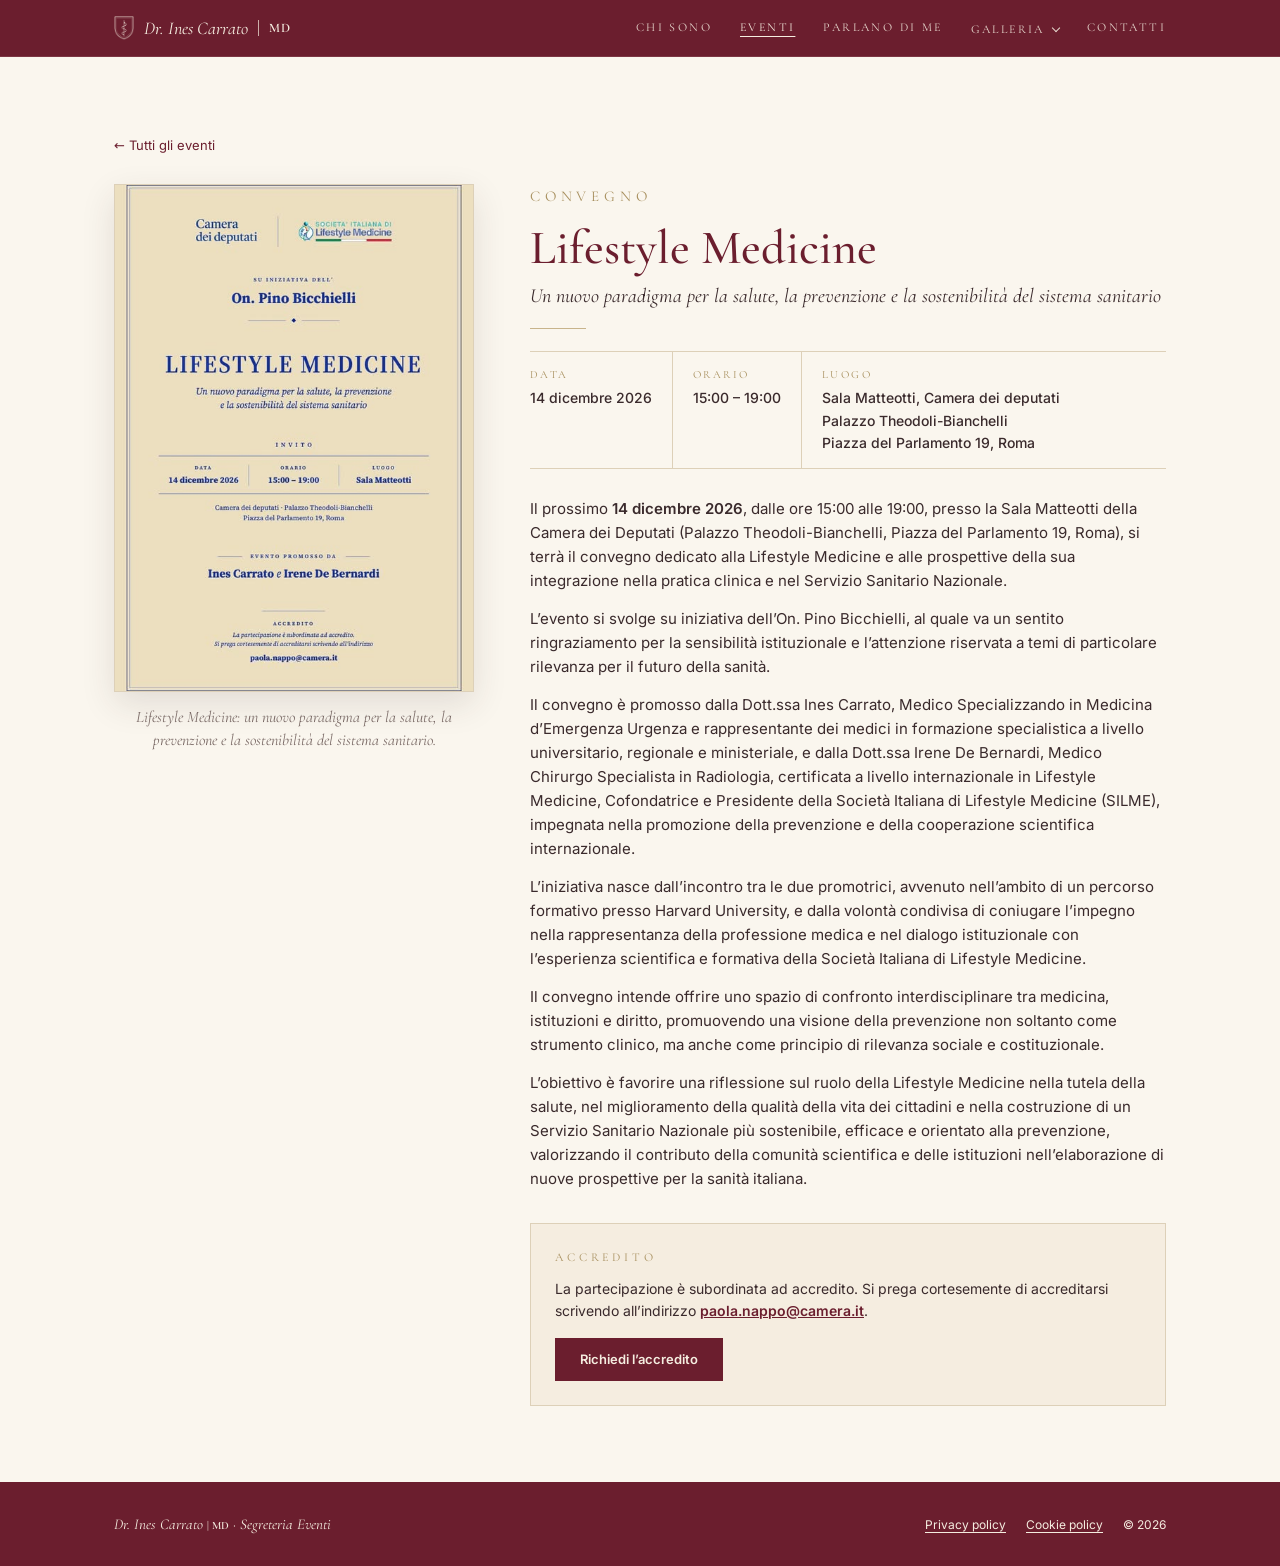
<file: evento-lifestyle-medicine.html>
<!DOCTYPE html>
<html lang="it">
<head>
  <meta charset="UTF-8">
  <meta name="viewport" content="width=device-width, initial-scale=1">
  <title>Lifestyle Medicine – 14 dicembre 2026 – Dr. Ines Carrato MD</title>
  <meta name="description" content="Convegno Lifestyle Medicine: 14 dicembre 2026, ore 15:00–19:00, Sala Matteotti, Camera dei deputati, Roma.">
  <link rel="icon" href="favicon.ico" sizes="any">
  <link rel="icon" href="assets/favicon.png" type="image/png">
  <link rel="apple-touch-icon" href="assets/apple-touch-icon.png">
  <link rel="stylesheet" href="style.css">
</head>
<body>

  <!-- NAVIGAZIONE -->
  <header class="nav">
    <div class="container nav-inner">
      <a href="index.html" class="brand">
        <img src="assets/stemma.png" alt="" class="brand-logo">
        <span class="brand-name">Dr. Ines Carrato</span>
        <span class="brand-sep"></span>
        <span class="brand-md">MD</span>
      </a>
      <button class="nav-toggle" aria-label="Apri menu" aria-expanded="false">
        <span></span><span></span><span></span>
      </button>
            <nav class="nav-links">
        <a href="chi-sono.html">Chi sono</a>
        <a href="eventi.html" aria-current="page">Eventi</a>
        <a href="parlano-di-me.html">Parlano di me</a>
        <div class="nav-dropdown">
          <button type="button" class="nav-drop-toggle" aria-expanded="false" aria-controls="menu-galleria">Galleria <span class="caret" aria-hidden="true"></span></button>
          <div class="nav-submenu" id="menu-galleria">
            <a href="galleria-immagini.html">Immagini</a>
            <a href="galleria-video.html">Video</a>
          </div>
        </div>
        <a href="contatti.html">Contatti</a>
      </nav>
    </div>
  </header>

  <main>
  <section class="section event-page">
    <div class="container">
      <a href="eventi.html" class="back-link">← Tutti gli eventi</a>
      <div class="event-layout">
        <figure class="event-poster">
          <a href="assets/locandina-lifestyle-medicine.jpg" target="_blank" rel="noopener">
            <img src="assets/locandina-lifestyle-medicine.jpg" alt="Locandina del convegno Lifestyle Medicine, 14 dicembre 2026, Sala Matteotti, Camera dei deputati" width="509" height="720">
          </a>
          <figcaption>Lifestyle Medicine: un nuovo paradigma per la salute, la prevenzione e la sostenibilità del sistema sanitario.</figcaption>
        </figure>
        <div class="event-text">
          <p class="eyebrow">Convegno</p>
          <h1>Lifestyle Medicine</h1>
          <p class="event-subtitle">Un nuovo paradigma per la salute, la prevenzione e la sostenibilità del sistema sanitario</p>
          <div class="rule"></div>
          <dl class="event-facts">
            <div><dt>Data</dt><dd>14 dicembre 2026</dd></div>
            <div><dt>Orario</dt><dd>15:00 – 19:00</dd></div>
            <div><dt>Luogo</dt><dd>Sala Matteotti, Camera dei deputati<br>Palazzo Theodoli-Bianchelli<br>Piazza del Parlamento 19, Roma</dd></div>
          </dl>
          <p>Il prossimo <strong>14 dicembre 2026</strong>, dalle ore 15:00 alle 19:00, presso la Sala Matteotti della Camera dei Deputati (Palazzo Theodoli-Bianchelli, Piazza del Parlamento 19, Roma), si terrà il convegno dedicato alla Lifestyle Medicine e alle prospettive della sua integrazione nella pratica clinica e nel Servizio Sanitario Nazionale.</p>
          <p>L’evento si svolge su iniziativa dell’On. Pino Bicchielli, al quale va un sentito ringraziamento per la sensibilità istituzionale e l’attenzione riservata a temi di particolare rilevanza per il futuro della sanità.</p>
          <p>Il convegno è promosso dalla Dott.ssa Ines Carrato, Medico Specializzando in Medicina d’Emergenza Urgenza e rappresentante dei medici in formazione specialistica a livello universitario, regionale e ministeriale, e dalla Dott.ssa Irene De Bernardi, Medico Chirurgo Specialista in Radiologia, certificata a livello internazionale in Lifestyle Medicine, Cofondatrice e Presidente della Società Italiana di Lifestyle Medicine (SILME), impegnata nella promozione della prevenzione e della cooperazione scientifica internazionale.</p>
          <p>L’iniziativa nasce dall’incontro tra le due promotrici, avvenuto nell’ambito di un percorso formativo presso Harvard University, e dalla volontà condivisa di coniugare l’impegno nella rappresentanza della professione medica e nel dialogo istituzionale con l’esperienza scientifica e formativa della Società Italiana di Lifestyle Medicine.</p>
          <p>Il convegno intende offrire uno spazio di confronto interdisciplinare tra medicina, istituzioni e diritto, promuovendo una visione della prevenzione non soltanto come strumento clinico, ma anche come principio di rilevanza sociale e costituzionale.</p>
          <p>L’obiettivo è favorire una riflessione sul ruolo della Lifestyle Medicine nella tutela della salute, nel miglioramento della qualità della vita dei cittadini e nella costruzione di un Servizio Sanitario Nazionale più sostenibile, efficace e orientato alla prevenzione, valorizzando il contributo della comunità scientifica e delle istituzioni nell’elaborazione di nuove prospettive per la sanità italiana.</p>
          <div class="event-accredito">
            <p class="eyebrow">Accredito</p>
            <p>La partecipazione è subordinata ad accredito. Si prega cortesemente di accreditarsi scrivendo all’indirizzo <a href="mailto:paola.nappo@camera.it">paola.nappo@camera.it</a>.</p>
            <a href="mailto:paola.nappo@camera.it?subject=Richiesta%20di%20accredito%20-%20Convegno%20Lifestyle%20Medicine%2014%20dicembre%202026" class="btn btn-primary">Richiedi l’accredito</a>
          </div>
        </div>
      </div>
    </div>
  </section>
  </main>

  <!-- FOOTER -->
  <footer class="footer">
    <div class="container footer-inner">
      <p class="footer-brand"><em>Dr. Ines Carrato</em> <span class="small-caps">| MD</span> · <em>Segreteria Eventi</em></p>
      <div class="footer-links">
        <a href="privacy.html">Privacy policy</a>
        <a href="cookie.html">Cookie policy</a>
        <span>© <span id="year">2026</span></span>
      </div>
    </div>
  </footer>

  <script src="script.js"></script>
</body>
</html>
</file>
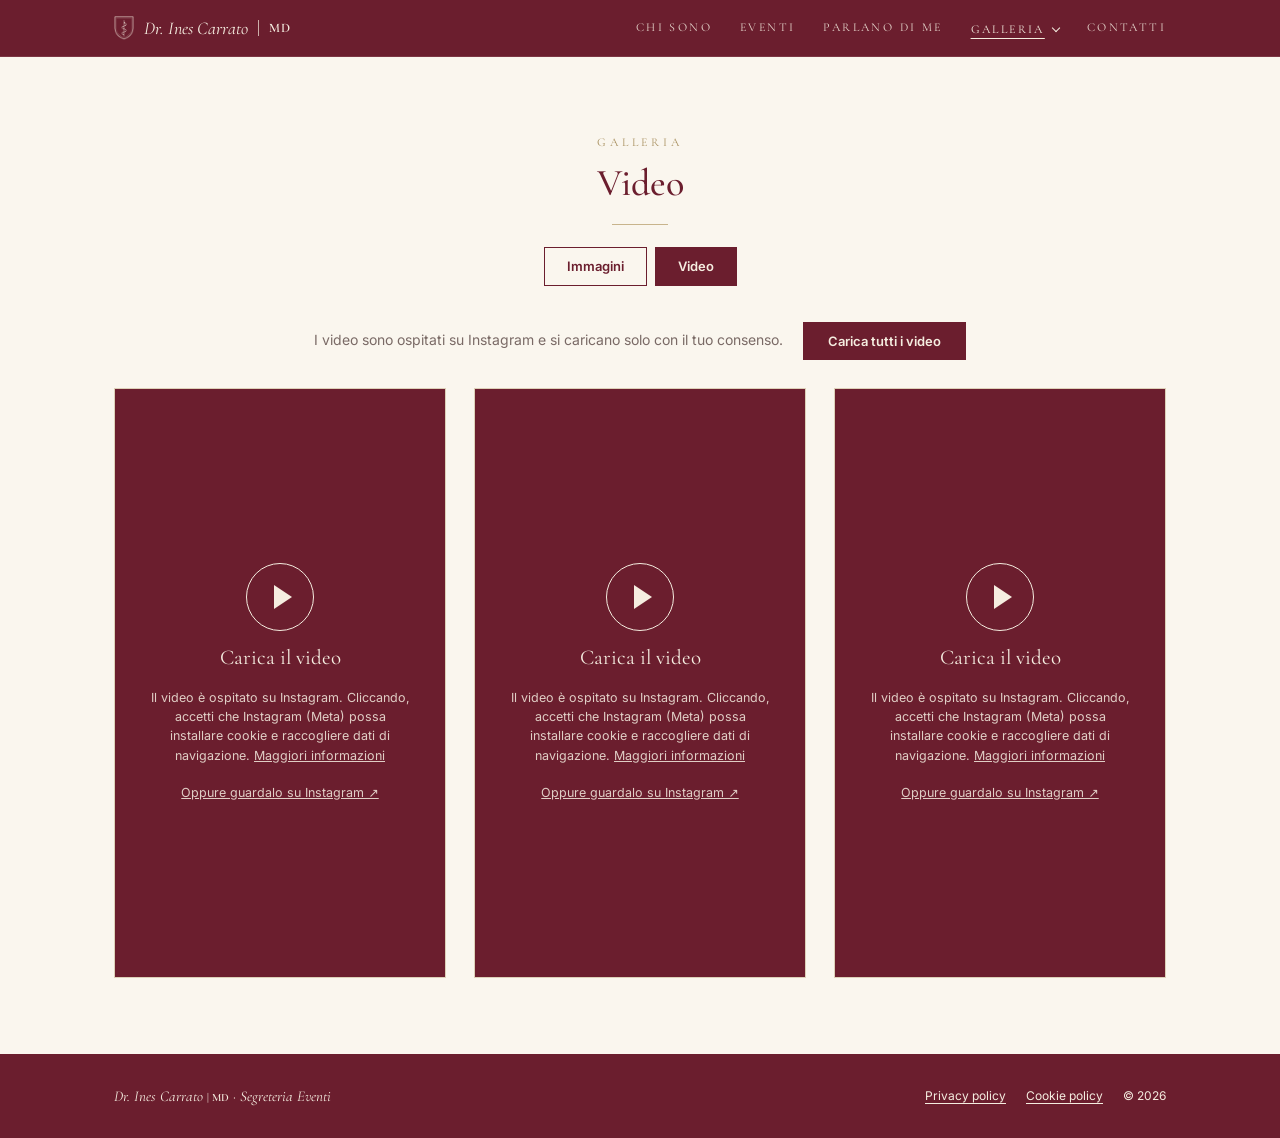
<file: galleria-video.html>
<!DOCTYPE html>
<html lang="it">
<head>
  <meta charset="UTF-8">
  <meta name="viewport" content="width=device-width, initial-scale=1">
  <title>Galleria video – Dr. Ines Carrato MD</title>
  <meta name="description" content="Video della Dr. Ines Carrato e della Segreteria Eventi.">
  <link rel="icon" href="favicon.ico" sizes="any">
  <link rel="icon" href="assets/favicon.png" type="image/png">
  <link rel="apple-touch-icon" href="assets/apple-touch-icon.png">
  <link rel="stylesheet" href="style.css">
</head>
<body>

  <!-- NAVIGAZIONE -->
  <header class="nav">
    <div class="container nav-inner">
      <a href="index.html" class="brand">
        <img src="assets/stemma.png" alt="" class="brand-logo">
        <span class="brand-name">Dr. Ines Carrato</span>
        <span class="brand-sep"></span>
        <span class="brand-md">MD</span>
      </a>
      <button class="nav-toggle" aria-label="Apri menu" aria-expanded="false">
        <span></span><span></span><span></span>
      </button>
            <nav class="nav-links">
        <a href="chi-sono.html">Chi sono</a>
        <a href="eventi.html">Eventi</a>
        <a href="parlano-di-me.html">Parlano di me</a>
        <div class="nav-dropdown">
          <button type="button" class="nav-drop-toggle is-current" aria-expanded="false" aria-controls="menu-galleria">Galleria <span class="caret" aria-hidden="true"></span></button>
          <div class="nav-submenu" id="menu-galleria">
            <a href="galleria-immagini.html">Immagini</a>
            <a href="galleria-video.html" aria-current="page">Video</a>
          </div>
        </div>
        <a href="contatti.html">Contatti</a>
      </nav>
    </div>
  </header>

  <main>
  <section class="section gallery-page">
    <div class="container">
      <div class="section-head">
        <p class="eyebrow">Galleria</p>
        <h2>Video</h2>
        <div class="rule center"></div>
        <div class="gallery-tabs" role="navigation" aria-label="Galleria">
          <a href="galleria-immagini.html">Immagini</a>
          <a href="galleria-video.html" aria-current="page">Video</a>
        </div>
      </div>

      <!--
        I video di Instagram si caricano solo dopo il clic del visitatore (consenso ai cookie di terze parti).
        Per aggiungere un reel copia un blocco <div class="reel" data-reel="…"> qui sotto e sostituisci
        il codice del reel (la parte dopo /reel/ nell'indirizzo) nei punti in cui compare.
      -->
      <div class="reel-consent-bar" hidden>
        <p>I video sono ospitati su Instagram e si caricano solo con il tuo consenso.</p>
        <button type="button" class="btn btn-primary reel-load-all">Carica tutti i video</button>
      </div>
      <div class="reel-grid">
        <div class="reel" data-reel="DZpyJ7zo63q">
          <div class="reel-consent">
            <button type="button" class="reel-load" aria-label="Carica il video 1 da Instagram">
              <span class="reel-play" aria-hidden="true"></span>
              <span class="reel-load-label">Carica il video</span>
            </button>
            <p>Il video è ospitato su Instagram. Cliccando, accetti che Instagram (Meta) possa installare cookie e raccogliere dati di navigazione. <a href="cookie.html#instagram">Maggiori informazioni</a></p>
            <a href="https://www.instagram.com/reel/DZpyJ7zo63q/" target="_blank" rel="noopener" class="reel-ext">Oppure guardalo su Instagram ↗</a>
          </div>
        </div>
        <div class="reel" data-reel="DQl6AXBjDPG">
          <div class="reel-consent">
            <button type="button" class="reel-load" aria-label="Carica il video 2 da Instagram">
              <span class="reel-play" aria-hidden="true"></span>
              <span class="reel-load-label">Carica il video</span>
            </button>
            <p>Il video è ospitato su Instagram. Cliccando, accetti che Instagram (Meta) possa installare cookie e raccogliere dati di navigazione. <a href="cookie.html#instagram">Maggiori informazioni</a></p>
            <a href="https://www.instagram.com/reel/DQl6AXBjDPG/" target="_blank" rel="noopener" class="reel-ext">Oppure guardalo su Instagram ↗</a>
          </div>
        </div>
        <div class="reel" data-reel="DfPaQ14Idae">
          <div class="reel-consent">
            <button type="button" class="reel-load" aria-label="Carica il video 3 da Instagram">
              <span class="reel-play" aria-hidden="true"></span>
              <span class="reel-load-label">Carica il video</span>
            </button>
            <p>Il video è ospitato su Instagram. Cliccando, accetti che Instagram (Meta) possa installare cookie e raccogliere dati di navigazione. <a href="cookie.html#instagram">Maggiori informazioni</a></p>
            <a href="https://www.instagram.com/reel/DfPaQ14Idae/" target="_blank" rel="noopener" class="reel-ext">Oppure guardalo su Instagram ↗</a>
          </div>
        </div>
      </div>
    </div>
  </section>
  </main>

  <!-- FOOTER -->
  <footer class="footer">
    <div class="container footer-inner">
      <p class="footer-brand"><em>Dr. Ines Carrato</em> <span class="small-caps">| MD</span> · <em>Segreteria Eventi</em></p>
      <div class="footer-links">
        <a href="privacy.html">Privacy policy</a>
        <a href="cookie.html">Cookie policy</a>
        <span>© <span id="year">2026</span></span>
      </div>
    </div>
  </footer>

  <script src="script.js"></script>
</body>
</html>
</file>
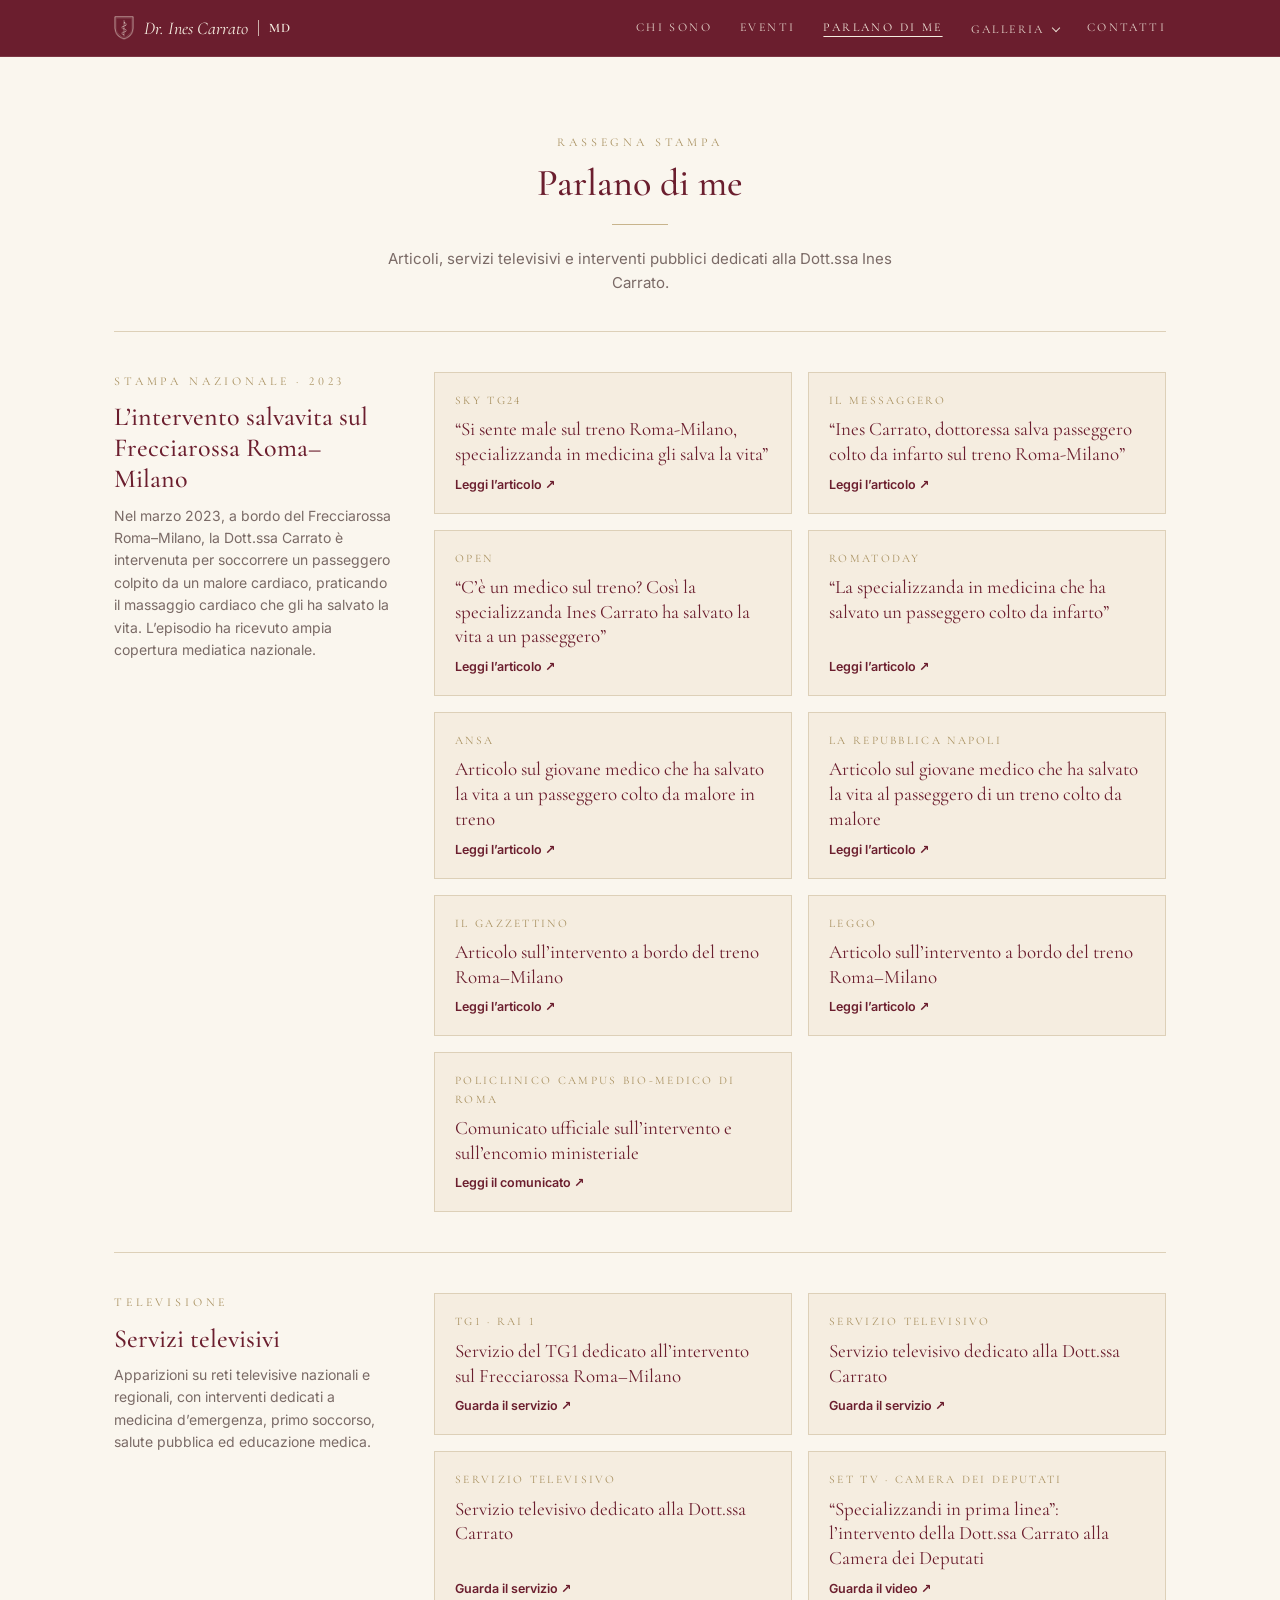
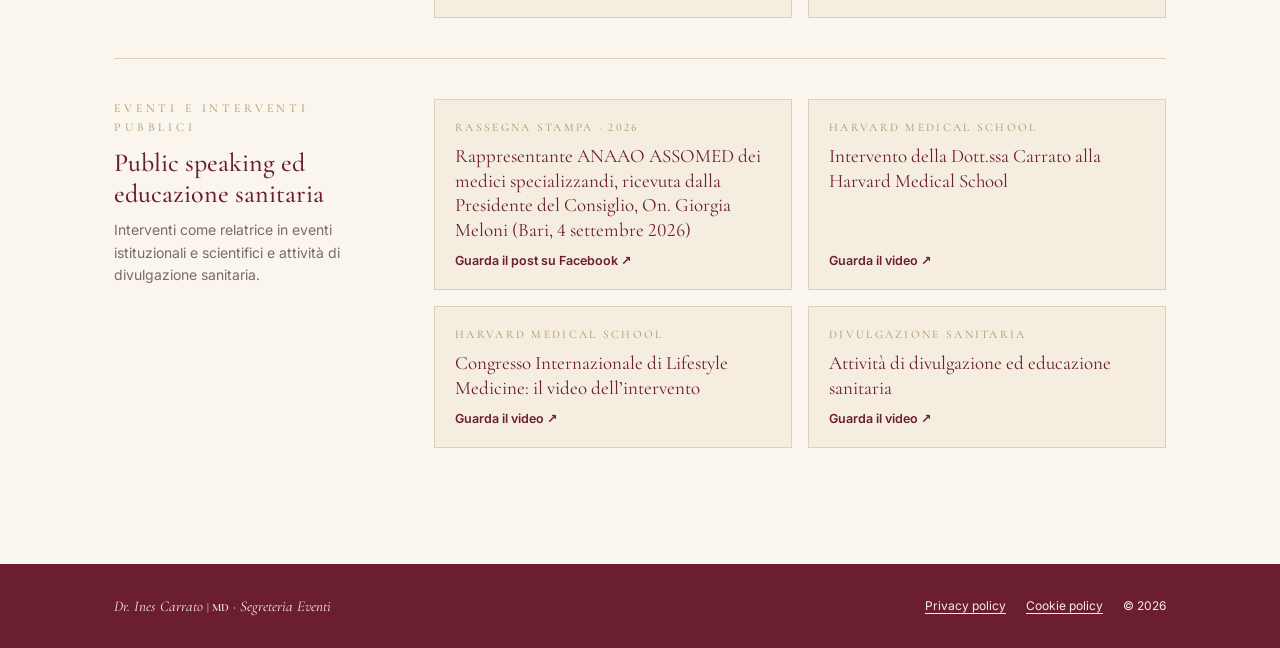
<file: parlano-di-me.html>
<!DOCTYPE html>
<html lang="it">
<head>
  <meta charset="UTF-8">
  <meta name="viewport" content="width=device-width, initial-scale=1">
  <title>Parlano di me – Dr. Ines Carrato MD</title>
  <meta name="description" content="Rassegna stampa: articoli, servizi televisivi e interventi pubblici dedicati alla Dott.ssa Ines Carrato.">
  <link rel="icon" href="favicon.ico" sizes="any">
  <link rel="icon" href="assets/favicon.png" type="image/png">
  <link rel="apple-touch-icon" href="assets/apple-touch-icon.png">
  <link rel="stylesheet" href="style.css">
</head>
<body>

  <!-- NAVIGAZIONE -->
  <header class="nav">
    <div class="container nav-inner">
      <a href="index.html" class="brand">
        <img src="assets/stemma.png" alt="" class="brand-logo">
        <span class="brand-name">Dr. Ines Carrato</span>
        <span class="brand-sep"></span>
        <span class="brand-md">MD</span>
      </a>
      <button class="nav-toggle" aria-label="Apri menu" aria-expanded="false">
        <span></span><span></span><span></span>
      </button>
            <nav class="nav-links">
        <a href="chi-sono.html">Chi sono</a>
        <a href="eventi.html">Eventi</a>
        <a href="parlano-di-me.html" aria-current="page">Parlano di me</a>
        <div class="nav-dropdown">
          <button type="button" class="nav-drop-toggle" aria-expanded="false" aria-controls="menu-galleria">Galleria <span class="caret" aria-hidden="true"></span></button>
          <div class="nav-submenu" id="menu-galleria">
            <a href="galleria-immagini.html">Immagini</a>
            <a href="galleria-video.html">Video</a>
          </div>
        </div>
        <a href="contatti.html">Contatti</a>
      </nav>
    </div>
  </header>

  <main>
  <section class="section press-page">
    <div class="container">
      <div class="section-head">
        <p class="eyebrow">Rassegna stampa</p>
        <h2>Parlano di me</h2>
        <div class="rule center"></div>
        <p class="press-intro">Articoli, servizi televisivi e interventi pubblici dedicati alla Dott.ssa Ines Carrato.</p>
      </div>

      <div class="press-group">
        <div class="press-group-head">
          <p class="eyebrow">Stampa nazionale · 2023</p>
          <h3>L’intervento salvavita sul Frecciarossa Roma–Milano</h3>
          <p>Nel marzo 2023, a bordo del Frecciarossa Roma–Milano, la Dott.ssa Carrato è intervenuta per soccorrere un passeggero colpito da un malore cardiaco, praticando il massaggio cardiaco che gli ha salvato la vita. L’episodio ha ricevuto ampia copertura mediatica nazionale.</p>
        </div>
        <ul class="press-list">
          <li class="press-item">
            <a href="https://tg24.sky.it/cronaca/2023/03/11/malore-treno-specializzanda-medicina-salva-vita" target="_blank" rel="noopener">
              <span class="press-source">Sky TG24</span>
              <span class="press-title">“Si sente male sul treno Roma-Milano, specializzanda in medicina gli salva la vita”</span>
              <span class="press-cta">Leggi l’articolo <span aria-hidden="true">↗</span></span>
            </a>
          </li>
          <li class="press-item">
            <a href="https://www.ilmessaggero.it/persone/ines_carrato_infarto_dottoressa_salva_passeggero_treno_roma_milano-7281757.html" target="_blank" rel="noopener">
              <span class="press-source">Il Messaggero</span>
              <span class="press-title">“Ines Carrato, dottoressa salva passeggero colto da infarto sul treno Roma-Milano”</span>
              <span class="press-cta">Leggi l’articolo <span aria-hidden="true">↗</span></span>
            </a>
          </li>
          <li class="press-item">
            <a href="https://www.open.online/2023/03/12/ines-carrato-treno-roma-milano-uomo-salvato-infarto/" target="_blank" rel="noopener">
              <span class="press-source">Open</span>
              <span class="press-title">“C’è un medico sul treno? Così la specializzanda Ines Carrato ha salvato la vita a un passeggero”</span>
              <span class="press-cta">Leggi l’articolo <span aria-hidden="true">↗</span></span>
            </a>
          </li>
          <li class="press-item">
            <a href="https://www.romatoday.it/cronaca/ines-carrato-specializzanda-treno.html" target="_blank" rel="noopener">
              <span class="press-source">RomaToday</span>
              <span class="press-title">“La specializzanda in medicina che ha salvato un passeggero colto da infarto”</span>
              <span class="press-cta">Leggi l’articolo <span aria-hidden="true">↗</span></span>
            </a>
          </li>
          <li class="press-item">
            <a href="https://www.ansa.it/campania/notizie/2023/03/11/giovane-medico-salva-la-vita-a-passeggero-treno-colto-da-malore_26fab5fb-e894-4e88-a458-1574f78d2972.html" target="_blank" rel="noopener">
              <span class="press-source">ANSA</span>
              <span class="press-title">Articolo sul giovane medico che ha salvato la vita a un passeggero colto da malore in treno</span>
              <span class="press-cta">Leggi l’articolo <span aria-hidden="true">↗</span></span>
            </a>
          </li>
          <li class="press-item">
            <a href="https://napoli.repubblica.it/cronaca/2023/03/11/news/giovane_medico_salva_la_vita_al_passeggero_di_un_treno_colto_da_malore-391636831/" target="_blank" rel="noopener">
              <span class="press-source">la Repubblica Napoli</span>
              <span class="press-title">Articolo sul giovane medico che ha salvato la vita al passeggero di un treno colto da malore</span>
              <span class="press-cta">Leggi l’articolo <span aria-hidden="true">↗</span></span>
            </a>
          </li>
          <li class="press-item">
            <a href="https://www.ilgazzettino.it/italia/cronaca_bianca/infarto_treno_dottoressa_salva_passeggero_roma_milano_ines_carrato_chi_e_11_marzo_2023-7281777.html" target="_blank" rel="noopener">
              <span class="press-source">Il Gazzettino</span>
              <span class="press-title">Articolo sull’intervento a bordo del treno Roma–Milano</span>
              <span class="press-cta">Leggi l’articolo <span aria-hidden="true">↗</span></span>
            </a>
          </li>
          <li class="press-item">
            <a href="https://www.leggo.it/italia/milano/ines_carrato_infarto_dottoressa_salva_passeggero_treno_roma_milano_11_3_2023-7281771.html" target="_blank" rel="noopener">
              <span class="press-source">Leggo</span>
              <span class="press-title">Articolo sull’intervento a bordo del treno Roma–Milano</span>
              <span class="press-cta">Leggi l’articolo <span aria-hidden="true">↗</span></span>
            </a>
          </li>
          <li class="press-item">
            <a href="https://www.policlinicocampusbiomedico.it/news/ines-specializzanda-del-campus-ha-salvato-la-vita-a-un-uomo-in-treno" target="_blank" rel="noopener">
              <span class="press-source">Policlinico Campus Bio-Medico di Roma</span>
              <span class="press-title">Comunicato ufficiale sull’intervento e sull’encomio ministeriale</span>
              <span class="press-cta">Leggi il comunicato <span aria-hidden="true">↗</span></span>
            </a>
          </li>
        </ul>
      </div>

      <div class="press-group">
        <div class="press-group-head">
          <p class="eyebrow">Televisione</p>
          <h3>Servizi televisivi</h3>
          <p>Apparizioni su reti televisive nazionali e regionali, con interventi dedicati a medicina d’emergenza, primo soccorso, salute pubblica ed educazione medica.</p>
        </div>
        <ul class="press-list">
          <li class="press-item">
            <a href="https://www.youtube.com/watch?v=pivdkRabt8c" target="_blank" rel="noopener">
              <span class="press-source">TG1 · Rai 1</span>
              <span class="press-title">Servizio del TG1 dedicato all’intervento sul Frecciarossa Roma–Milano</span>
              <span class="press-cta">Guarda il servizio <span aria-hidden="true">↗</span></span>
            </a>
          </li>
          <li class="press-item">
            <a href="https://www.youtube.com/watch?v=yo_2FNzc4Ng" target="_blank" rel="noopener">
              <span class="press-source">Servizio televisivo</span>
              <span class="press-title">Servizio televisivo dedicato alla Dott.ssa Carrato</span>
              <span class="press-cta">Guarda il servizio <span aria-hidden="true">↗</span></span>
            </a>
          </li>
          <li class="press-item">
            <a href="https://www.youtube.com/watch?v=U1DGEdq6_8k" target="_blank" rel="noopener">
              <span class="press-source">Servizio televisivo</span>
              <span class="press-title">Servizio televisivo dedicato alla Dott.ssa Carrato</span>
              <span class="press-cta">Guarda il servizio <span aria-hidden="true">↗</span></span>
            </a>
          </li>
          <li class="press-item">
            <a href="https://www.youtube.com/watch?v=DYLt3CMLjcY" target="_blank" rel="noopener">
              <span class="press-source">SET TV · Camera dei Deputati</span>
              <span class="press-title">“Specializzandi in prima linea”: l’intervento della Dott.ssa Carrato alla Camera dei Deputati</span>
              <span class="press-cta">Guarda il video <span aria-hidden="true">↗</span></span>
            </a>
          </li>
        </ul>
      </div>

      <div class="press-group">
        <div class="press-group-head">
          <p class="eyebrow">Eventi e interventi pubblici</p>
          <h3>Public speaking ed educazione sanitaria</h3>
          <p>Interventi come relatrice in eventi istituzionali e scientifici e attività di divulgazione sanitaria.</p>
        </div>
        <ul class="press-list">
          <li class="press-item">
            <a href="https://www.facebook.com/share/p/19dAct2Une/" target="_blank" rel="noopener">
              <span class="press-source">Rassegna stampa · 2026</span>
              <span class="press-title">Rappresentante ANAAO ASSOMED dei medici specializzandi, ricevuta dalla Presidente del Consiglio, On. Giorgia Meloni (Bari, 4 settembre 2026)</span>
              <span class="press-cta">Guarda il post su Facebook <span aria-hidden="true">↗</span></span>
            </a>
          </li>
          <li class="press-item">
            <a href="https://www.facebook.com/share/v/1BhkE8T3Vc/" target="_blank" rel="noopener">
              <span class="press-source">Harvard Medical School</span>
              <span class="press-title">Intervento della Dott.ssa Carrato alla Harvard Medical School</span>
              <span class="press-cta">Guarda il video <span aria-hidden="true">↗</span></span>
            </a>
          </li>
          <li class="press-item">
            <a href="https://www.facebook.com/share/v/186oqpWzgo/" target="_blank" rel="noopener">
              <span class="press-source">Harvard Medical School</span>
              <span class="press-title">Congresso Internazionale di Lifestyle Medicine: il video dell’intervento</span>
              <span class="press-cta">Guarda il video <span aria-hidden="true">↗</span></span>
            </a>
          </li>
          <li class="press-item">
            <a href="https://www.youtube.com/watch?v=-ysEmpViZA4" target="_blank" rel="noopener">
              <span class="press-source">Divulgazione sanitaria</span>
              <span class="press-title">Attività di divulgazione ed educazione sanitaria</span>
              <span class="press-cta">Guarda il video <span aria-hidden="true">↗</span></span>
            </a>
          </li>
        </ul>
      </div>
    </div>
  </section>
  </main>

  <!-- FOOTER -->
  <footer class="footer">
    <div class="container footer-inner">
      <p class="footer-brand"><em>Dr. Ines Carrato</em> <span class="small-caps">| MD</span> · <em>Segreteria Eventi</em></p>
      <div class="footer-links">
        <a href="privacy.html">Privacy policy</a>
        <a href="cookie.html">Cookie policy</a>
        <span>© <span id="year">2026</span></span>
      </div>
    </div>
  </footer>

  <script src="script.js"></script>
</body>
</html>
</file>
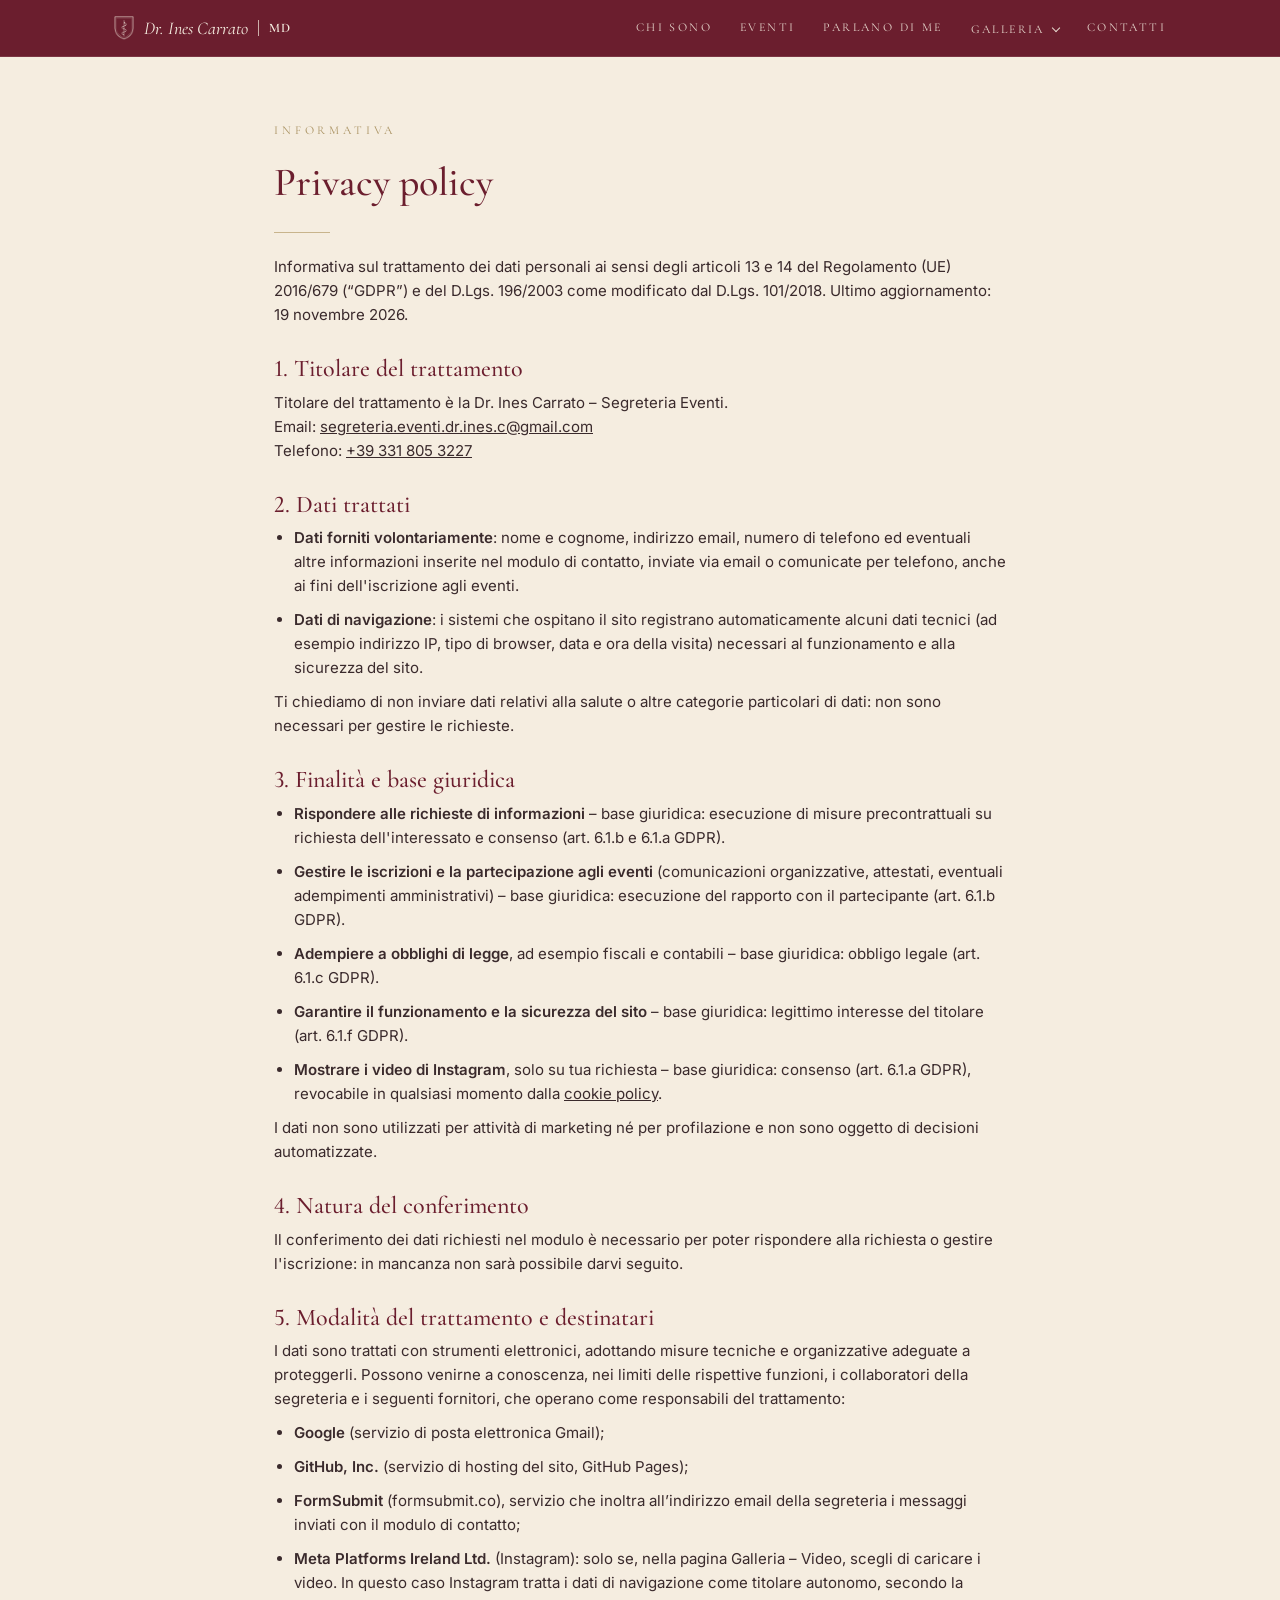
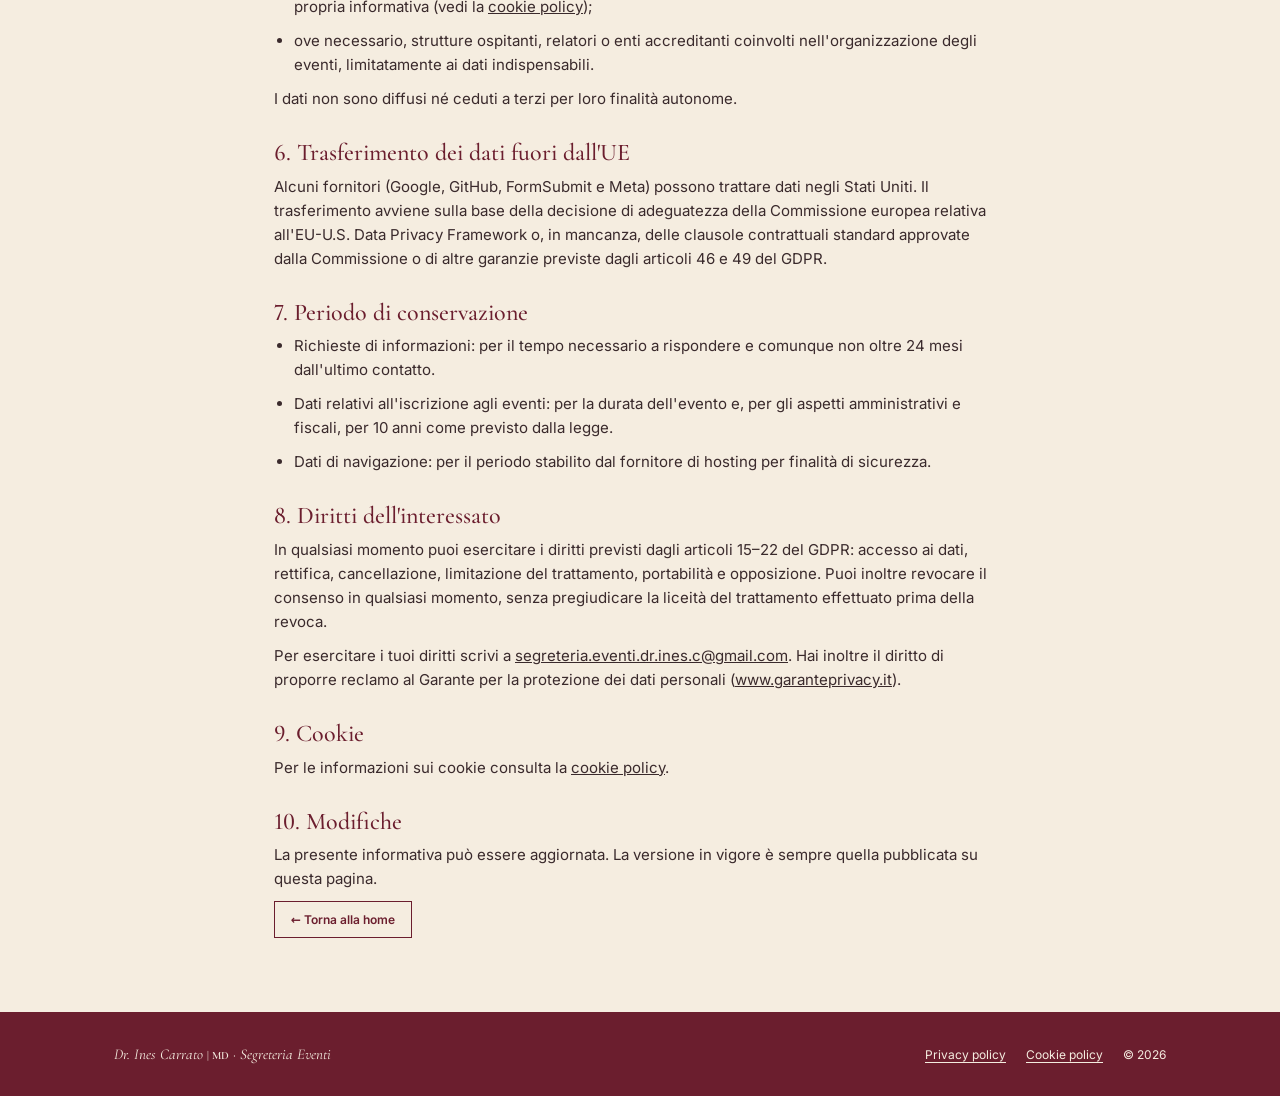
<file: privacy.html>
<!DOCTYPE html>
<html lang="it">
<head>
  <meta charset="UTF-8">
  <meta name="viewport" content="width=device-width, initial-scale=1">
  <title>Privacy policy – Dr. Ines Carrato MD</title>
  <meta name="description" content="Segreteria eventi della Dr. Ines Carrato: organizzazione di congressi, corsi e incontri.">
  <link rel="icon" href="favicon.ico" sizes="any">
  <link rel="icon" href="assets/favicon.png" type="image/png">
  <link rel="apple-touch-icon" href="assets/apple-touch-icon.png">
  <link rel="stylesheet" href="style.css">
</head>
<body>

  <!-- NAVIGAZIONE -->
  <header class="nav">
    <div class="container nav-inner">
      <a href="index.html" class="brand">
        <img src="assets/stemma.png" alt="" class="brand-logo">
        <span class="brand-name">Dr. Ines Carrato</span>
        <span class="brand-sep"></span>
        <span class="brand-md">MD</span>
      </a>
      <button class="nav-toggle" aria-label="Apri menu" aria-expanded="false">
        <span></span><span></span><span></span>
      </button>
            <nav class="nav-links">
        <a href="chi-sono.html">Chi sono</a>
        <a href="eventi.html">Eventi</a>
        <a href="parlano-di-me.html">Parlano di me</a>
        <div class="nav-dropdown">
          <button type="button" class="nav-drop-toggle" aria-expanded="false" aria-controls="menu-galleria">Galleria <span class="caret" aria-hidden="true"></span></button>
          <div class="nav-submenu" id="menu-galleria">
            <a href="galleria-immagini.html">Immagini</a>
            <a href="galleria-video.html">Video</a>
          </div>
        </div>
        <a href="contatti.html">Contatti</a>
      </nav>
    </div>
  </header>

    <main class="legal">
    <div class="container">
<p class="eyebrow">Informativa</p>
<h1>Privacy policy</h1>
<div class="rule"></div>
<p>Informativa sul trattamento dei dati personali ai sensi degli articoli 13 e 14 del Regolamento (UE) 2016/679 (“GDPR”) e del D.Lgs. 196/2003 come modificato dal D.Lgs. 101/2018. Ultimo aggiornamento: 19 novembre 2026.</p>

<h2>1. Titolare del trattamento</h2>
<p>Titolare del trattamento è la Dr. Ines Carrato – Segreteria Eventi.<br>
Email: <a href="mailto:segreteria.eventi.dr.ines.c@gmail.com">segreteria.eventi.dr.ines.c@gmail.com</a><br>
Telefono: <a href="tel:+393318053227">+39 331 805 3227</a></p>

<h2>2. Dati trattati</h2>
<ul>
  <li><strong>Dati forniti volontariamente</strong>: nome e cognome, indirizzo email, numero di telefono ed eventuali altre informazioni inserite nel modulo di contatto, inviate via email o comunicate per telefono, anche ai fini dell'iscrizione agli eventi.</li>
  <li><strong>Dati di navigazione</strong>: i sistemi che ospitano il sito registrano automaticamente alcuni dati tecnici (ad esempio indirizzo IP, tipo di browser, data e ora della visita) necessari al funzionamento e alla sicurezza del sito.</li>
</ul>
<p>Ti chiediamo di non inviare dati relativi alla salute o altre categorie particolari di dati: non sono necessari per gestire le richieste.</p>

<h2>3. Finalità e base giuridica</h2>
<ul>
  <li><strong>Rispondere alle richieste di informazioni</strong> – base giuridica: esecuzione di misure precontrattuali su richiesta dell'interessato e consenso (art. 6.1.b e 6.1.a GDPR).</li>
  <li><strong>Gestire le iscrizioni e la partecipazione agli eventi</strong> (comunicazioni organizzative, attestati, eventuali adempimenti amministrativi) – base giuridica: esecuzione del rapporto con il partecipante (art. 6.1.b GDPR).</li>
  <li><strong>Adempiere a obblighi di legge</strong>, ad esempio fiscali e contabili – base giuridica: obbligo legale (art. 6.1.c GDPR).</li>
  <li><strong>Garantire il funzionamento e la sicurezza del sito</strong> – base giuridica: legittimo interesse del titolare (art. 6.1.f GDPR).</li>
  <li><strong>Mostrare i video di Instagram</strong>, solo su tua richiesta – base giuridica: consenso (art. 6.1.a GDPR), revocabile in qualsiasi momento dalla <a href="cookie.html">cookie policy</a>.</li>
</ul>
<p>I dati non sono utilizzati per attività di marketing né per profilazione e non sono oggetto di decisioni automatizzate.</p>

<h2>4. Natura del conferimento</h2>
<p>Il conferimento dei dati richiesti nel modulo è necessario per poter rispondere alla richiesta o gestire l'iscrizione: in mancanza non sarà possibile darvi seguito.</p>

<h2>5. Modalità del trattamento e destinatari</h2>
<p>I dati sono trattati con strumenti elettronici, adottando misure tecniche e organizzative adeguate a proteggerli. Possono venirne a conoscenza, nei limiti delle rispettive funzioni, i collaboratori della segreteria e i seguenti fornitori, che operano come responsabili del trattamento:</p>
<ul>
  <li><strong>Google</strong> (servizio di posta elettronica Gmail);</li>
  <li><strong>GitHub, Inc.</strong> (servizio di hosting del sito, GitHub Pages);</li>
  <li><strong>FormSubmit</strong> (formsubmit.co), servizio che inoltra all’indirizzo email della segreteria i messaggi inviati con il modulo di contatto;</li>
  <li><strong>Meta Platforms Ireland Ltd.</strong> (Instagram): solo se, nella pagina Galleria – Video, scegli di caricare i video. In questo caso Instagram tratta i dati di navigazione come titolare autonomo, secondo la propria informativa (vedi la <a href="cookie.html#instagram">cookie policy</a>);</li>
  <li>ove necessario, strutture ospitanti, relatori o enti accreditanti coinvolti nell'organizzazione degli eventi, limitatamente ai dati indispensabili.</li>
</ul>
<p>I dati non sono diffusi né ceduti a terzi per loro finalità autonome.</p>

<h2>6. Trasferimento dei dati fuori dall'UE</h2>
<p>Alcuni fornitori (Google, GitHub, FormSubmit e Meta) possono trattare dati negli Stati Uniti. Il trasferimento avviene sulla base della decisione di adeguatezza della Commissione europea relativa all'EU-U.S. Data Privacy Framework o, in mancanza, delle clausole contrattuali standard approvate dalla Commissione o di altre garanzie previste dagli articoli 46 e 49 del GDPR.</p>

<h2>7. Periodo di conservazione</h2>
<ul>
  <li>Richieste di informazioni: per il tempo necessario a rispondere e comunque non oltre 24 mesi dall'ultimo contatto.</li>
  <li>Dati relativi all'iscrizione agli eventi: per la durata dell'evento e, per gli aspetti amministrativi e fiscali, per 10 anni come previsto dalla legge.</li>
  <li>Dati di navigazione: per il periodo stabilito dal fornitore di hosting per finalità di sicurezza.</li>
</ul>

<h2>8. Diritti dell'interessato</h2>
<p>In qualsiasi momento puoi esercitare i diritti previsti dagli articoli 15–22 del GDPR: accesso ai dati, rettifica, cancellazione, limitazione del trattamento, portabilità e opposizione. Puoi inoltre revocare il consenso in qualsiasi momento, senza pregiudicare la liceità del trattamento effettuato prima della revoca.</p>
<p>Per esercitare i tuoi diritti scrivi a <a href="mailto:segreteria.eventi.dr.ines.c@gmail.com">segreteria.eventi.dr.ines.c@gmail.com</a>. Hai inoltre il diritto di proporre reclamo al Garante per la protezione dei dati personali (<a href="https://www.garanteprivacy.it" target="_blank" rel="noopener">www.garanteprivacy.it</a>).</p>

<h2>9. Cookie</h2>
<p>Per le informazioni sui cookie consulta la <a href="cookie.html">cookie policy</a>.</p>

<h2>10. Modifiche</h2>
<p>La presente informativa può essere aggiornata. La versione in vigore è sempre quella pubblicata su questa pagina.</p>
    <p><a href="index.html" class="btn btn-outline">← Torna alla home</a></p>
    </div>
  </main>

  <!-- FOOTER -->
  <footer class="footer">
    <div class="container footer-inner">
      <p class="footer-brand"><em>Dr. Ines Carrato</em> <span class="small-caps">| MD</span> · <em>Segreteria Eventi</em></p>
      <div class="footer-links">
        <a href="privacy.html">Privacy policy</a>
        <a href="cookie.html">Cookie policy</a>
        <span>© <span id="year">2026</span></span>
      </div>
    </div>
  </footer>

  <script src="script.js"></script>
</body>
</html>
</file>
<file: style.css>
/* Caratteri ospitati sul sito (nessuna connessione a Google Fonts) – licenza SIL OFL 1.1 */
@font-face { font-family: "Cormorant Garamond"; font-style: normal; font-weight: 400; font-display: swap; src: url(assets/fonts/cormorant-garamond-latin-400-normal.woff2) format("woff2"); }
@font-face { font-family: "Cormorant Garamond"; font-style: normal; font-weight: 500; font-display: swap; src: url(assets/fonts/cormorant-garamond-latin-500-normal.woff2) format("woff2"); }
@font-face { font-family: "Cormorant Garamond"; font-style: normal; font-weight: 600; font-display: swap; src: url(assets/fonts/cormorant-garamond-latin-600-normal.woff2) format("woff2"); }
@font-face { font-family: "Cormorant Garamond"; font-style: italic; font-weight: 400; font-display: swap; src: url(assets/fonts/cormorant-garamond-latin-400-italic.woff2) format("woff2"); }
@font-face { font-family: "Cormorant Garamond"; font-style: italic; font-weight: 500; font-display: swap; src: url(assets/fonts/cormorant-garamond-latin-500-italic.woff2) format("woff2"); }
@font-face { font-family: "Inter"; font-style: normal; font-weight: 400; font-display: swap; src: url(assets/fonts/inter-latin-400-normal.woff2) format("woff2"); }
@font-face { font-family: "Inter"; font-style: normal; font-weight: 500; font-display: swap; src: url(assets/fonts/inter-latin-500-normal.woff2) format("woff2"); }
@font-face { font-family: "Inter"; font-style: normal; font-weight: 600; font-display: swap; src: url(assets/fonts/inter-latin-600-normal.woff2) format("woff2"); }

:root {
  --burgundy: #6b1e2e;
  --burgundy-dark: #5a1726;
  --cream: #f5ede0;
  --cream-light: #faf6ee;
  --beige: #e9dfcb;
  --gold: #c8b48c;
  --text: #3a2a2c;
  --muted: #7a6a66;
  --border: #ddd0b8;
  --serif: "Cormorant Garamond", Georgia, serif;
  --sans: "Inter", system-ui, -apple-system, sans-serif;
}

* { box-sizing: border-box; margin: 0; padding: 0; }
html { scroll-behavior: smooth; scroll-padding-top: 60px; }
body {
  font-family: var(--sans);
  color: var(--text);
  background: var(--cream);
  font-size: 15px;
  line-height: 1.6;
  -webkit-font-smoothing: antialiased;
  font-variant-numeric: lining-nums;
}
img { max-width: 100%; display: block; }
a { color: inherit; }

.container { width: 100%; max-width: 1100px; margin: 0 auto; padding: 0 24px; }


/* ---------- Testi comuni ---------- */
.eyebrow {
  font-family: var(--serif);
  font-size: 12px;
  letter-spacing: .32em;
  text-transform: uppercase;
  color: #a8905f;
  margin-bottom: 10px;
}
.eyebrow.light { color: var(--cream); opacity: .85; }
h2 {
  font-family: var(--serif);
  font-weight: 500;
  color: var(--burgundy);
  font-size: clamp(28px, 3.6vw, 38px);
  line-height: 1.15;
}
.rule { width: 56px; height: 1px; background: var(--gold); margin: 18px 0 22px; }
.rule.center { margin-left: auto; margin-right: auto; }
.rule.light { background: var(--cream); opacity: .7; width: 90px; margin: 18px auto; }

/* ---------- Bottoni ---------- */
.btn {
  display: inline-block;
  font-family: var(--sans);
  font-size: 13px;
  font-weight: 600;
  text-decoration: none;
  padding: 10px 24px;
  border: 1px solid transparent;
  cursor: pointer;
  transition: background .2s, color .2s, border-color .2s;
}
.btn-cream { background: var(--cream); color: var(--burgundy); border-color: var(--cream); }
.btn-cream:hover { background: #fff; }
.btn-outline-light { color: var(--cream); border-color: rgba(245,237,224,.7); }
.btn-outline-light:hover { background: var(--cream); color: var(--burgundy); }
.btn-outline { color: var(--burgundy); border-color: var(--burgundy); padding: 8px 16px; font-size: 12px; }
.btn-outline:hover { background: var(--burgundy); color: var(--cream); }
.btn-primary { background: var(--burgundy); color: var(--cream); border-color: var(--burgundy); }
.btn-primary:hover { background: var(--burgundy-dark); }

/* ---------- Navigazione ---------- */
.nav {
  position: sticky; top: 0; z-index: 50;
  background: var(--burgundy);
  border-bottom: 1px solid rgba(245,237,224,.12);
}
.nav-inner { display: flex; align-items: center; justify-content: space-between; height: 56px; }
.brand { display: flex; align-items: center; gap: 10px; text-decoration: none; color: var(--cream); }
.brand-logo { width: 20px; height: 24px; object-fit: contain; }
.brand-name { font-family: var(--serif); font-style: italic; font-size: 18px; }
.brand-sep { width: 1px; height: 16px; background: var(--cream); opacity: .7; }
.brand-md { font-family: var(--serif); font-weight: 600; font-size: 13px; letter-spacing: .08em; }
.nav-links { display: flex; gap: 28px; align-items: center; }
.nav-links a {
  white-space: nowrap;
  font-family: var(--serif);
  font-size: 12px; letter-spacing: .2em; text-transform: uppercase;
  color: var(--cream); text-decoration: none; opacity: .9;
}
.nav-links a:hover { opacity: 1; text-decoration: underline; text-underline-offset: 5px; }
.nav-toggle { display: none; background: none; border: 0; cursor: pointer; padding: 8px; }
.nav-toggle span { display: block; width: 22px; height: 1.5px; background: var(--cream); margin: 5px 0; }

/* ---------- Hero ---------- */
.hero { background: var(--burgundy); color: var(--cream); text-align: center; padding: 40px 0 76px; }
.hero-logo-wrap { margin: 0 auto 28px; max-width: 440px; display: flex; justify-content: center; }
.hero-logo-img { display: block; margin: 0 auto; }
body { min-height: 100vh; display: flex; flex-direction: column; }
main { flex: 1; display: flex; flex-direction: column; }
main > .section, main > .hero { flex: 1; }
.hero-home { display: flex; align-items: center; padding: 56px 0; }
.nav-links a[aria-current="page"] { opacity: 1; text-decoration: underline; text-underline-offset: 5px; }
main > .section:last-child { border-bottom: 0; }
.hero-logo-img { width: 100%; height: auto; }
.hero-logo { width: 74px; height: 86px; margin: 0 auto 24px; }
.hero-title {
  font-family: var(--serif); font-weight: 400;
  font-size: clamp(36px, 6vw, 52px); line-height: 1.1;
  display: flex; align-items: center; justify-content: center; gap: 14px; flex-wrap: wrap;
}
.hero-sep { width: 1.5px; height: .8em; background: var(--cream); }
.hero-md { font-weight: 600; font-size: .62em; letter-spacing: .06em; }
.hero-text { font-family: var(--serif); font-size: 19px; margin: 6px auto 26px; max-width: 620px; opacity: .95; }
.hero-buttons { display: flex; gap: 10px; justify-content: center; flex-wrap: wrap; }

/* ---------- Sezioni ---------- */
.section { padding: 76px 0; border-bottom: 1px solid var(--border); }
.about { background: var(--cream); }
.about-inner { display: grid; grid-template-columns: 300px 1fr; gap: 48px; align-items: center; }
.photo {
  aspect-ratio: 1 / 1.13;
  background: var(--beige);
  border: 1px solid var(--border);
  display: flex; align-items: center; justify-content: center;
  color: var(--muted); font-size: 12px; overflow: hidden;
}
.photo img { width: 100%; height: 100%; object-fit: cover; object-position: center top; }
.about-text p:not(.eyebrow) { margin-bottom: 14px; font-size: 15.5px; line-height: 1.7; }
.about-text p.about-role { font-family: var(--serif); font-style: italic; font-size: 20px; line-height: 1.35; color: var(--text); margin: 8px 0 0; }

/* ---------- Eventi ---------- */
.events { background: var(--cream-light); }
.section-head { text-align: center; margin-bottom: 36px; }
.cards { display: grid; grid-template-columns: repeat(3, 1fr); gap: 24px; }
.card { background: var(--cream); border: 1px solid var(--border); display: flex; flex-direction: column; }
.card-date {
  background: var(--burgundy); color: var(--cream);
  font-family: var(--serif); font-size: 12px; letter-spacing: .2em; text-transform: uppercase;
  padding: 14px 20px;
}
.card-body { padding: 20px; display: flex; flex-direction: column; align-items: flex-start; gap: 6px; flex: 1; }
.card-body h3 { font-family: var(--serif); font-weight: 500; color: var(--burgundy); font-size: 22px; line-height: 1.2; }
.card-body p { font-size: 12.5px; }
.card-place { color: var(--muted); }
.card-body .btn { margin-top: 8px; }

.cards:has(> .card:only-child) { grid-template-columns: minmax(0, 380px); justify-content: center; }
.card-link { position: relative; transition: box-shadow .2s, transform .2s; }
.card-link:hover { box-shadow: 0 10px 28px rgba(107,30,46,.14); transform: translateY(-2px); }
.card-link .stretched { color: inherit; text-decoration: none; }
.card-link .stretched::after { content: ""; position: absolute; inset: 0; }
.card-link:hover .btn-outline { background: var(--burgundy); color: var(--cream); }
.card-poster { display: block; background: var(--beige); }
.card-poster img { width: 100%; height: auto; aspect-ratio: 4 / 3; object-fit: cover; object-position: top; }
.card-date { letter-spacing: .14em; }

/* ---------- Pagina evento ---------- */
.event-page { background: var(--cream-light); }
.back-link { display: inline-block; font-size: 13px; color: var(--burgundy); text-decoration: none; margin-bottom: 28px; }
.back-link:hover { text-decoration: underline; }
.event-layout { display: grid; grid-template-columns: 360px 1fr; gap: 56px; align-items: start; }
.event-poster { position: sticky; top: 80px; }
.event-poster img { width: 100%; height: auto; border: 1px solid var(--border); box-shadow: 0 12px 32px rgba(58,42,44,.12); }
.event-poster figcaption { font-family: var(--serif); font-style: italic; font-size: 16px; line-height: 1.4; color: var(--muted); margin-top: 14px; text-align: center; }
.event-text h1 { font-family: var(--serif); font-weight: 500; color: var(--burgundy); font-size: clamp(34px, 4.5vw, 48px); line-height: 1.1; }
.event-text .event-subtitle { font-family: var(--serif); font-style: italic; font-size: 20px; line-height: 1.35; margin-top: 8px; }
.event-facts { display: grid; grid-template-columns: auto auto 1fr; gap: 0; border-top: 1px solid var(--border); border-bottom: 1px solid var(--border); margin-bottom: 28px; }
.event-facts > div { padding: 14px 20px 14px 0; margin-right: 20px; border-right: 1px solid var(--border); }
.event-facts > div:last-child { border-right: 0; margin-right: 0; }
.event-facts dt { font-family: var(--serif); font-size: 11px; letter-spacing: .22em; text-transform: uppercase; color: #a8905f; margin-bottom: 4px; }
.event-facts dd { font-size: 14px; font-weight: 500; }
.event-text > p { margin-bottom: 14px; font-size: 15px; }
.event-accredito { margin-top: 32px; padding: 24px; background: var(--cream); border: 1px solid var(--border); }
.event-accredito p:not(.eyebrow) { font-size: 14px; margin-bottom: 16px; }
.event-accredito a:not(.btn) { color: var(--burgundy); font-weight: 600; }

/* ---------- Menu a tendina ---------- */
.nav-dropdown { position: relative; }
.nav-drop-toggle {
  background: none; border: 0; cursor: pointer; padding: 0;
  font-family: var(--serif); font-size: 12px; letter-spacing: .2em; text-transform: uppercase;
  color: var(--cream); opacity: .9; display: inline-flex; align-items: center; gap: 8px; line-height: 1.6;
}
.nav-drop-toggle:hover, .nav-drop-toggle.is-current { opacity: 1; }
.nav-drop-toggle.is-current { text-decoration: underline; text-underline-offset: 5px; }
.caret { width: 6px; height: 6px; border-right: 1px solid currentColor; border-bottom: 1px solid currentColor; transform: translateY(-2px) rotate(45deg); transition: transform .2s; }
.nav-drop-toggle[aria-expanded="true"] .caret { transform: translateY(1px) rotate(-135deg); }
.nav-submenu {
  position: absolute; top: calc(100% + 18px); left: 50%; transform: translateX(-50%);
  background: var(--burgundy); border: 1px solid rgba(245,237,224,.18);
  min-width: 170px; padding: 8px 0; display: none; flex-direction: column;
  box-shadow: 0 12px 28px rgba(0,0,0,.18);
}
.nav-submenu::before { content: ""; position: absolute; left: 0; right: 0; top: -19px; height: 19px; }
.nav-submenu a { padding: 10px 20px; white-space: nowrap; }
.nav-submenu a:hover { background: rgba(245,237,224,.08); }
.nav-dropdown.open .nav-submenu { display: flex; }
@media (hover: hover) and (min-width: 961px) {
  .nav-dropdown:hover .nav-submenu, .nav-dropdown:focus-within .nav-submenu { display: flex; }
}

/* ---------- Galleria ---------- */
.gallery-page { background: var(--cream-light); }
.gallery-tabs { display: flex; justify-content: center; gap: 8px; margin-top: 4px; }
.gallery-tabs a {
  font-size: 13px; font-weight: 600; text-decoration: none; color: var(--burgundy);
  border: 1px solid var(--burgundy); padding: 8px 22px;
}
.gallery-tabs a[aria-current="page"], .gallery-tabs a:hover { background: var(--burgundy); color: var(--cream); }
.gallery-grid { display: grid; grid-template-columns: repeat(auto-fit, minmax(260px, 360px)); justify-content: center; gap: 32px 24px; align-items: start; }
.gallery-card { margin: 0; display: flex; flex-direction: column; }
.gallery-card figcaption { font-variant-numeric: lining-nums; font-family: var(--serif); font-size: 16.5px; line-height: 1.4; color: var(--text); margin-top: 10px; }
.gallery-item { display: block; overflow: hidden; border: 1px solid var(--border); background: var(--beige); }
.gallery-item img { width: 100%; height: auto; aspect-ratio: 4 / 5; object-fit: cover; transition: transform .4s; }
.gallery-grid:has(> .gallery-card:only-child) { grid-template-columns: minmax(0, 760px); }
.gallery-card:only-child .gallery-item img { aspect-ratio: auto; }
.gallery-item:hover img { transform: scale(1.03); }
.video-grid { display: grid; grid-template-columns: repeat(auto-fill, minmax(320px, 1fr)); gap: 24px; }
.video-grid:empty { display: none; }
.video-grid:not(:empty) + .gallery-empty { display: none; }
.video-item figcaption { font-family: var(--serif); font-size: 18px; color: var(--burgundy); margin-top: 10px; }
.video-frame { position: relative; aspect-ratio: 16 / 9; background: #000; border: 1px solid var(--border); }
.video-frame iframe, .video-frame video { position: absolute; inset: 0; width: 100%; height: 100%; border: 0; }
.gallery-empty { text-align: center; font-family: var(--serif); font-style: italic; font-size: 20px; color: var(--muted); padding: 40px 0; }

/* Reel di Instagram (caricati solo dopo il consenso) */
.reel-grid { display: grid; grid-template-columns: repeat(auto-fit, minmax(300px, 1fr)); max-width: 1052px; margin: 0 auto; gap: 28px; align-items: start; }
.reel { min-width: 0; }
.reel .instagram-media { margin: 0 !important; min-width: 0 !important; width: 100% !important; max-width: 100% !important; }
.reel-consent {
  aspect-ratio: 9 / 16; background: var(--burgundy); color: var(--cream); border: 1px solid var(--border);
  display: flex; flex-direction: column; align-items: center; justify-content: center; gap: 18px; padding: 28px; text-align: center;
}
.reel-load { background: none; border: 0; color: var(--cream); cursor: pointer; display: flex; flex-direction: column; align-items: center; gap: 14px; font-family: var(--serif); font-size: 21px; }
.reel-play { width: 68px; height: 68px; border: 1.5px solid var(--cream); border-radius: 50%; position: relative; transition: background .2s; }
.reel-play::after { content: ""; position: absolute; left: 27px; top: 21px; border-left: 18px solid var(--cream); border-top: 12px solid transparent; border-bottom: 12px solid transparent; }
.reel-load:hover .reel-play, .reel-load:focus-visible .reel-play { background: rgba(245,237,224,.14); }
.reel-load:focus-visible { outline: 2px solid var(--gold); outline-offset: 6px; }
.reel-consent p { font-size: 12.5px; line-height: 1.55; opacity: .85; max-width: 260px; }
.reel-consent p a, .reel-ext { color: var(--cream); }
.reel-ext { font-size: 12.5px; opacity: .85; }
.reel-loading { aspect-ratio: 9 / 16; display: flex; align-items: center; justify-content: center; font-family: var(--serif); font-style: italic; color: var(--muted); border: 1px solid var(--border); background: var(--cream); }
.reel-consent-bar { display: flex; flex-wrap: wrap; align-items: center; justify-content: center; gap: 12px 20px; margin: 0 auto 28px; text-align: center; }
.reel-consent-bar[hidden] { display: none; }
.reel-consent-bar p { font-size: 14px; color: var(--muted); }
.consent-status { padding: 16px 20px; background: var(--cream-light); border: 1px solid var(--border); margin: 12px 0 20px; }
.consent-status p { margin-bottom: 10px; }
.consent-status .btn[hidden] { display: none; }

.lightbox { position: fixed; inset: 0; z-index: 100; background: rgba(25,8,12,.97); display: flex; align-items: center; justify-content: center; padding: 24px; }
.lightbox[hidden] { display: none; }
.lightbox figure { max-width: min(1000px, 100%); max-height: 100%; display: flex; flex-direction: column; align-items: center; }
.lightbox img { max-width: 100%; max-height: calc(100vh - 110px); width: auto; height: auto; }
.lightbox figcaption { font-variant-numeric: lining-nums; max-width: 900px; color: var(--cream); font-family: var(--serif); font-size: 17px; margin-top: 12px; text-align: center; }
.lightbox button { position: absolute; background: none; border: 0; color: var(--cream); cursor: pointer; font-size: 44px; line-height: 1; padding: 8px 14px; opacity: .85; }
.lightbox button:hover { opacity: 1; }
.lb-close { top: 12px; right: 12px; }
.lb-prev { left: 8px; top: 50%; transform: translateY(-50%); }
.lb-next { right: 8px; top: 50%; transform: translateY(-50%); }

/* ---------- Parlano di me ---------- */
.press-page { background: var(--cream-light); }
.press-intro { max-width: 560px; margin: 0 auto; font-size: 15px; color: var(--muted); }
.press-group { display: grid; grid-template-columns: 280px 1fr; gap: 40px; padding: 40px 0; border-top: 1px solid var(--border); }
.press-group-head h3 { font-family: var(--serif); font-weight: 500; color: var(--burgundy); font-size: 26px; line-height: 1.2; margin-bottom: 10px; }
.press-group-head p:not(.eyebrow) { font-size: 14px; color: var(--muted); }
.press-list { list-style: none; display: grid; grid-template-columns: repeat(2, minmax(0, 1fr)); gap: 16px; }
.press-item a {
  display: flex; flex-direction: column; gap: 8px; height: 100%;
  background: var(--cream); border: 1px solid var(--border); padding: 18px 20px;
  text-decoration: none; color: var(--text); transition: border-color .2s, box-shadow .2s, transform .2s;
}
.press-item a:hover { border-color: var(--burgundy); box-shadow: 0 8px 22px rgba(107,30,46,.10); transform: translateY(-2px); }
.press-source { font-family: var(--serif); font-size: 11.5px; letter-spacing: .2em; text-transform: uppercase; color: #a8905f; }
.press-title { font-family: var(--serif); font-size: 19px; line-height: 1.3; color: var(--burgundy); flex: 1; }
.press-cta { font-size: 12.5px; font-weight: 600; color: var(--burgundy); }

/* ---------- Percorso (Chi sono) ---------- */
.cv { background: var(--cream-light); }
.cv-list { list-style: none; display: flex; flex-direction: column; }
.cv-item { padding: 16px 0 16px 22px; border-left: 1px solid var(--border); position: relative; }
.cv-item::before { content: ""; position: absolute; left: -4px; top: 24px; width: 7px; height: 7px; border-radius: 50%; background: var(--gold); }
.cv-item:first-child { padding-top: 4px; }
.cv-item:first-child::before { top: 12px; }
.cv-title { font-family: var(--serif); font-size: 20px; line-height: 1.3; color: var(--burgundy); }
.cv-meta { font-size: 13px; color: var(--muted); margin-top: 4px; }
.cv-desc { font-size: 14.5px; line-height: 1.65; margin-top: 8px; max-width: 640px; }
.cv-link { display: inline-block; margin-top: 8px; font-size: 13px; font-weight: 600; color: var(--burgundy); text-decoration: none; }
.cv-link:hover { text-decoration: underline; }

/* ---------- Contatti ---------- */
.contact { background: var(--cream); border-bottom: 0; padding-bottom: 56px; }
.contact-inner { display: grid; grid-template-columns: 300px 1fr; gap: 24px; align-items: start; }
.contact-info p:not(.eyebrow) { font-size: 13px; margin-bottom: 10px; }
.contact-info a { text-decoration: none; }
.contact-info a:hover { text-decoration: underline; }
.contact-form {
  position: relative;
  background: var(--cream-light); border: 1px solid var(--border);
  padding: 28px 16px 24px; display: flex; flex-direction: column;
}
.contact-form label { font-size: 12px; font-weight: 600; margin-bottom: 6px; }
.contact-form input[type=text],
.contact-form input[type=email],
.contact-form textarea {
  font: inherit; font-size: 14px;
  background: #fff; border: 1px solid var(--border);
  padding: 9px 10px; margin-bottom: 16px; width: 100%;
  border-radius: 0; color: var(--text);
}
.contact-form textarea { resize: vertical; min-height: 110px; }
.contact-form input:focus, .contact-form textarea:focus { outline: 2px solid var(--gold); outline-offset: -1px; }
.contact-form .check { display: flex; gap: 10px; align-items: flex-start; font-weight: 400; font-size: 11.5px; margin: 0 0 16px; cursor: pointer; }
.contact-form .check input { margin-top: 2px; accent-color: var(--burgundy); width: 14px; height: 14px; flex-shrink: 0; }
.contact-form .btn { align-self: flex-start; }
.form-status { font-size: 13.5px; margin-top: 14px; color: var(--burgundy); min-height: 1em; }
.form-status:empty { margin: 0; }
.form-status.is-ok { padding: 12px 14px; background: #eef3e8; border: 1px solid #c9d8b8; color: #3d5a2a; }
.form-status.is-error { padding: 12px 14px; background: #f8ecec; border: 1px solid #e3c4c4; }
.form-status a { color: inherit; font-weight: 600; }
.contact-form .btn:disabled { opacity: .6; cursor: wait; }
.hp { position: absolute; left: -9999px; width: 1px; height: 1px; overflow: hidden; }

/* ---------- Footer ---------- */
.footer { background: var(--burgundy); color: var(--cream); padding: 30px 0; font-size: 12px; }
.footer-inner { display: flex; justify-content: space-between; align-items: center; gap: 16px; flex-wrap: wrap; }
.footer-brand { font-family: var(--serif); font-size: 15px; }
.small-caps { font-size: 11px; font-weight: 600; }
.footer-links { display: flex; gap: 20px; flex-wrap: wrap; align-items: center; }
.footer-links a { text-decoration: underline; text-underline-offset: 3px; }

/* ---------- Pagine legali ---------- */
.legal { padding: 64px 0; }
.legal .container { max-width: 780px; }
.legal h1 { font-family: var(--serif); font-weight: 500; color: var(--burgundy); font-size: 40px; }
.legal h2 { font-size: 24px; margin: 28px 0 8px; }
.legal p, .legal li { margin-bottom: 10px; }
.legal ul { padding-left: 20px; }

/* ---------- Responsive ---------- */
/* Menu a tendina sotto i 960px */
@media (max-width: 960px) {
  .nav-toggle { display: block; }
  .nav-links {
    position: absolute; top: 56px; left: 0; right: 0;
    background: var(--burgundy); flex-direction: column; align-items: stretch; gap: 0;
    max-height: 0; overflow: hidden; transition: max-height .3s;
  }
  .nav-links.open { max-height: 560px; border-bottom: 1px solid rgba(245,237,224,.15); }
  .nav-links a { padding: 14px 24px; }
  .nav-drop-toggle { padding: 14px 24px; width: 100%; justify-content: space-between; }
  .nav-submenu { position: static; transform: none; border: 0; box-shadow: none; padding: 0 0 6px; background: rgba(0,0,0,.12); min-width: 0; }
  .nav-submenu::before { display: none; }
  .nav-submenu a { padding: 12px 40px; }
}

@media (max-width: 860px) {
  .press-group { grid-template-columns: 1fr; gap: 20px; }
  .event-layout { grid-template-columns: 1fr; gap: 36px; }
  .event-poster { position: static; max-width: 380px; margin: 0 auto; }
  .event-facts { grid-template-columns: 1fr; }
  .event-facts > div { border-right: 0; margin-right: 0; border-bottom: 1px solid var(--border); }
  .event-facts > div:last-child { border-bottom: 0; }
  .cards { grid-template-columns: 1fr; max-width: 460px; margin: 0 auto; }
  .about-inner, .contact-inner { grid-template-columns: 1fr; gap: 32px; }
  .photo { max-width: 300px; }
}
@media (max-width: 640px) {
  .press-list { grid-template-columns: 1fr; }
  .section { padding: 56px 0; }
  .hero { padding: 48px 0 56px; }
  .footer-inner { flex-direction: column; align-items: flex-start; }
}
</file>
